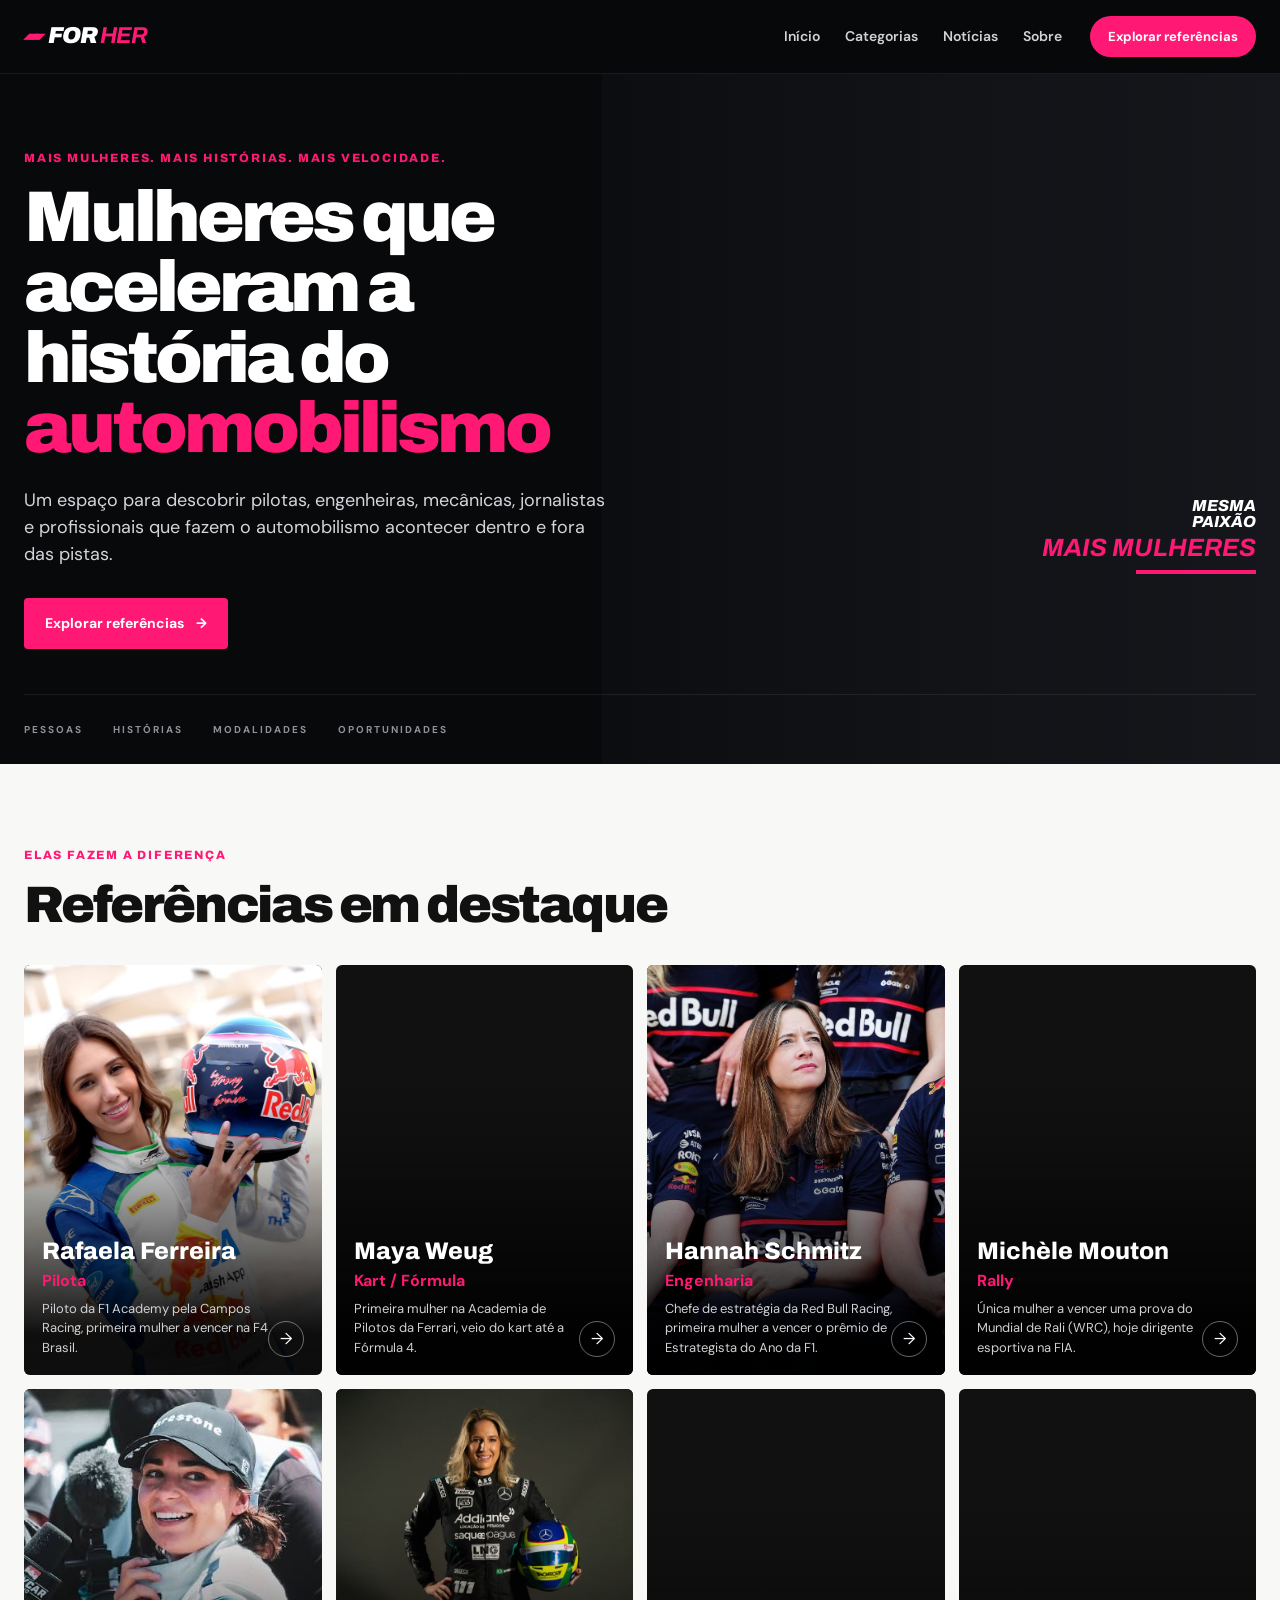
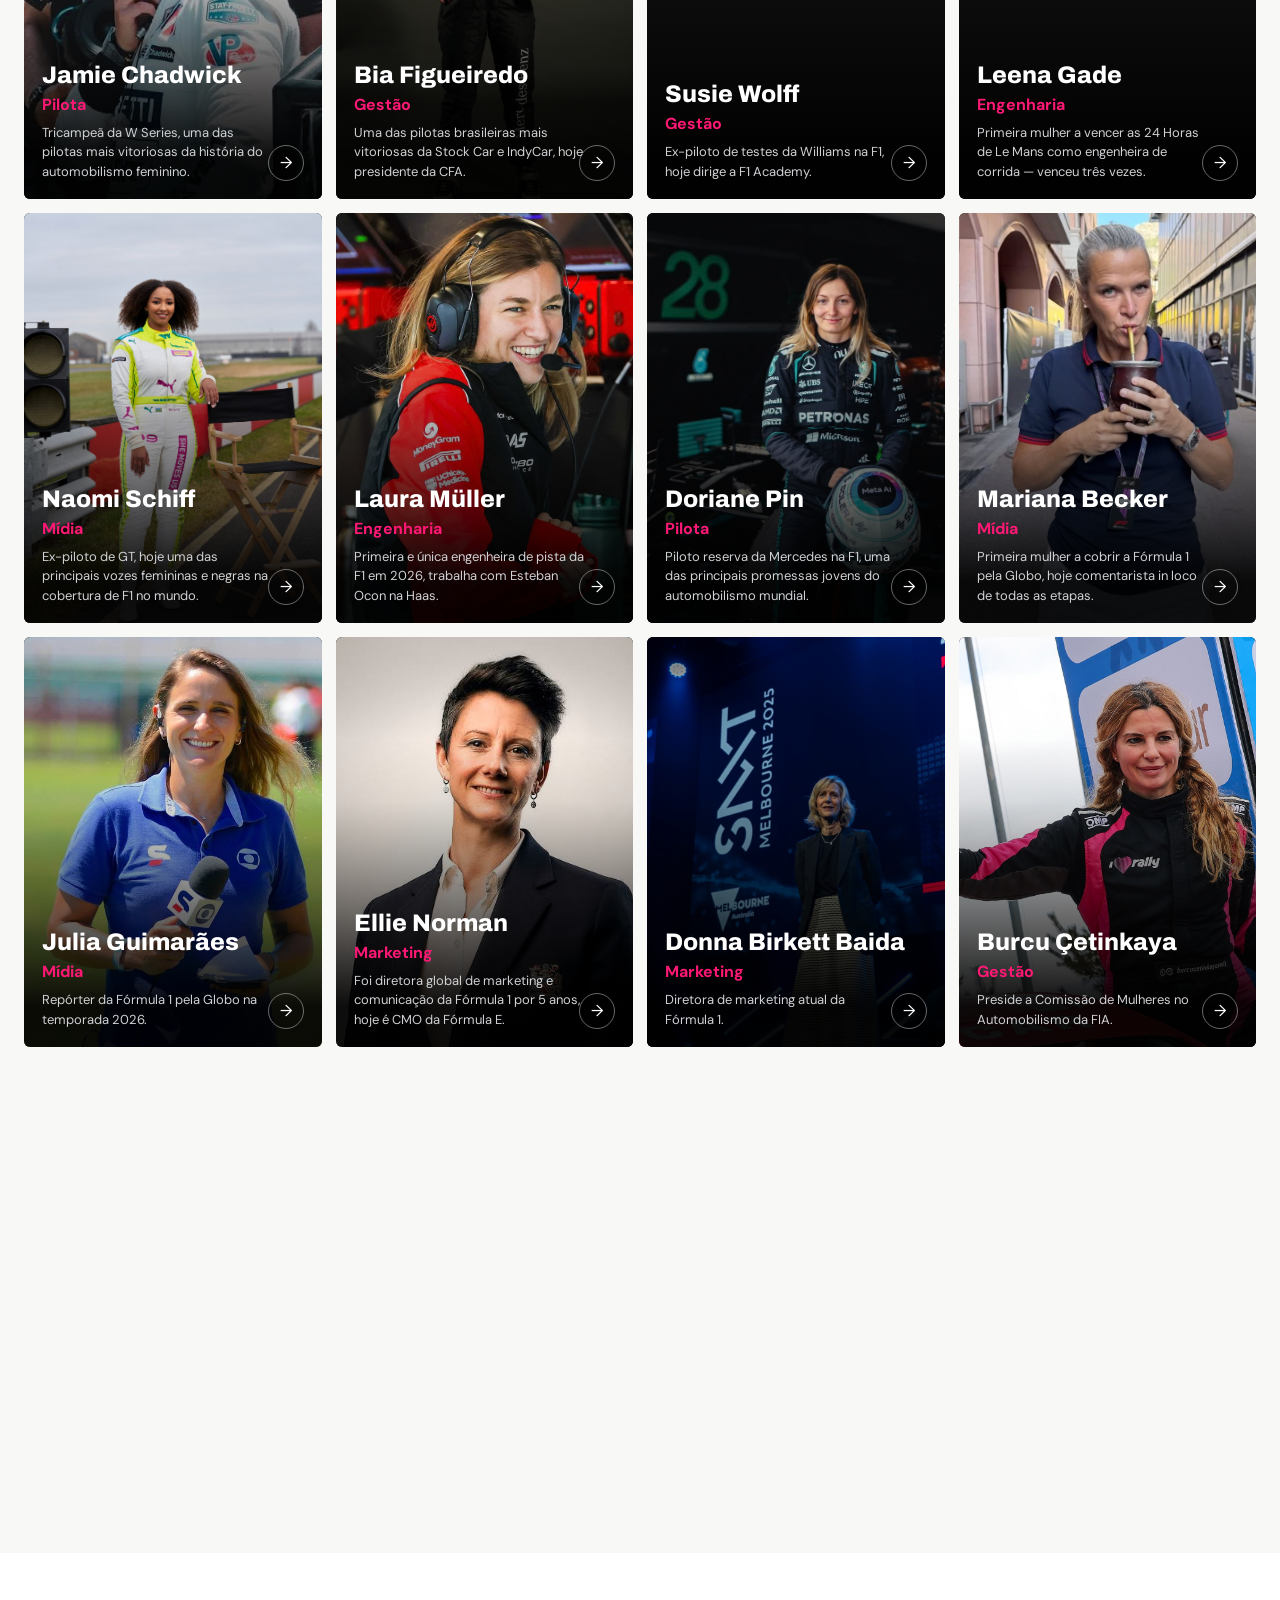
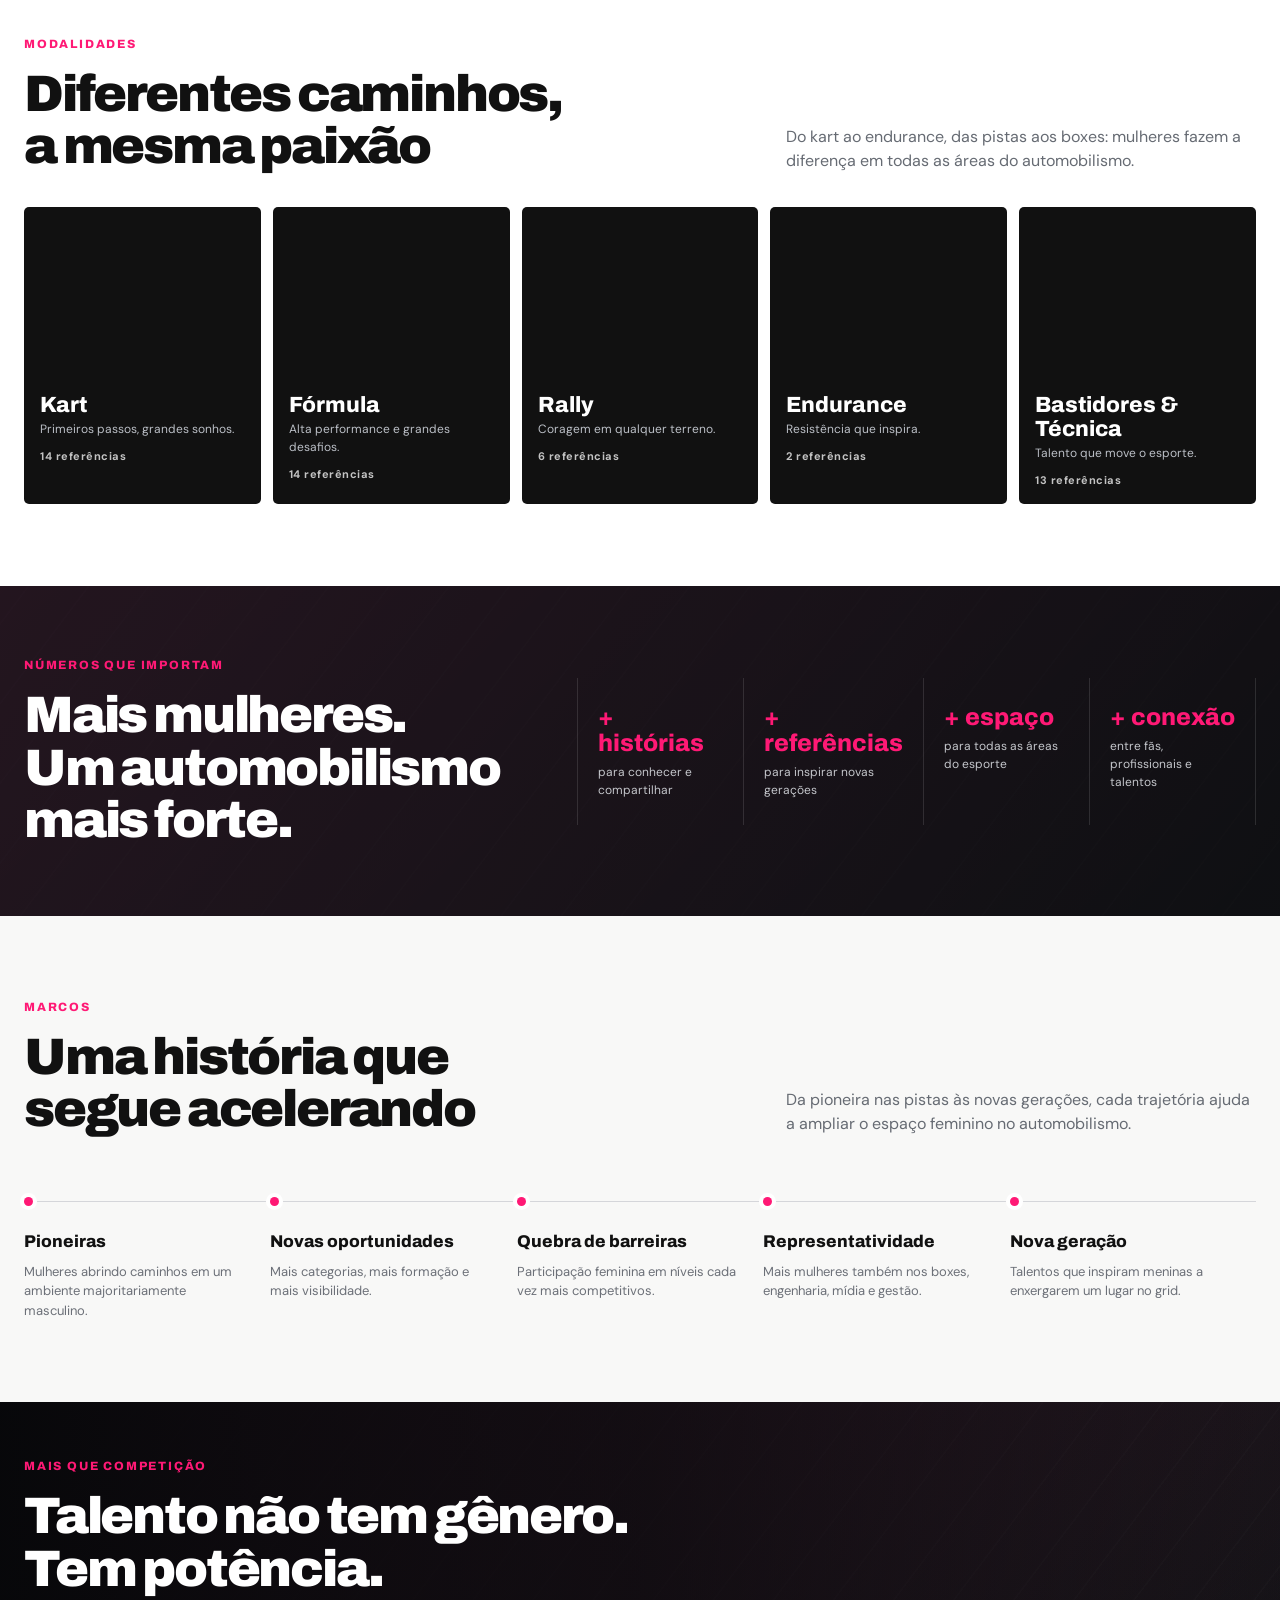
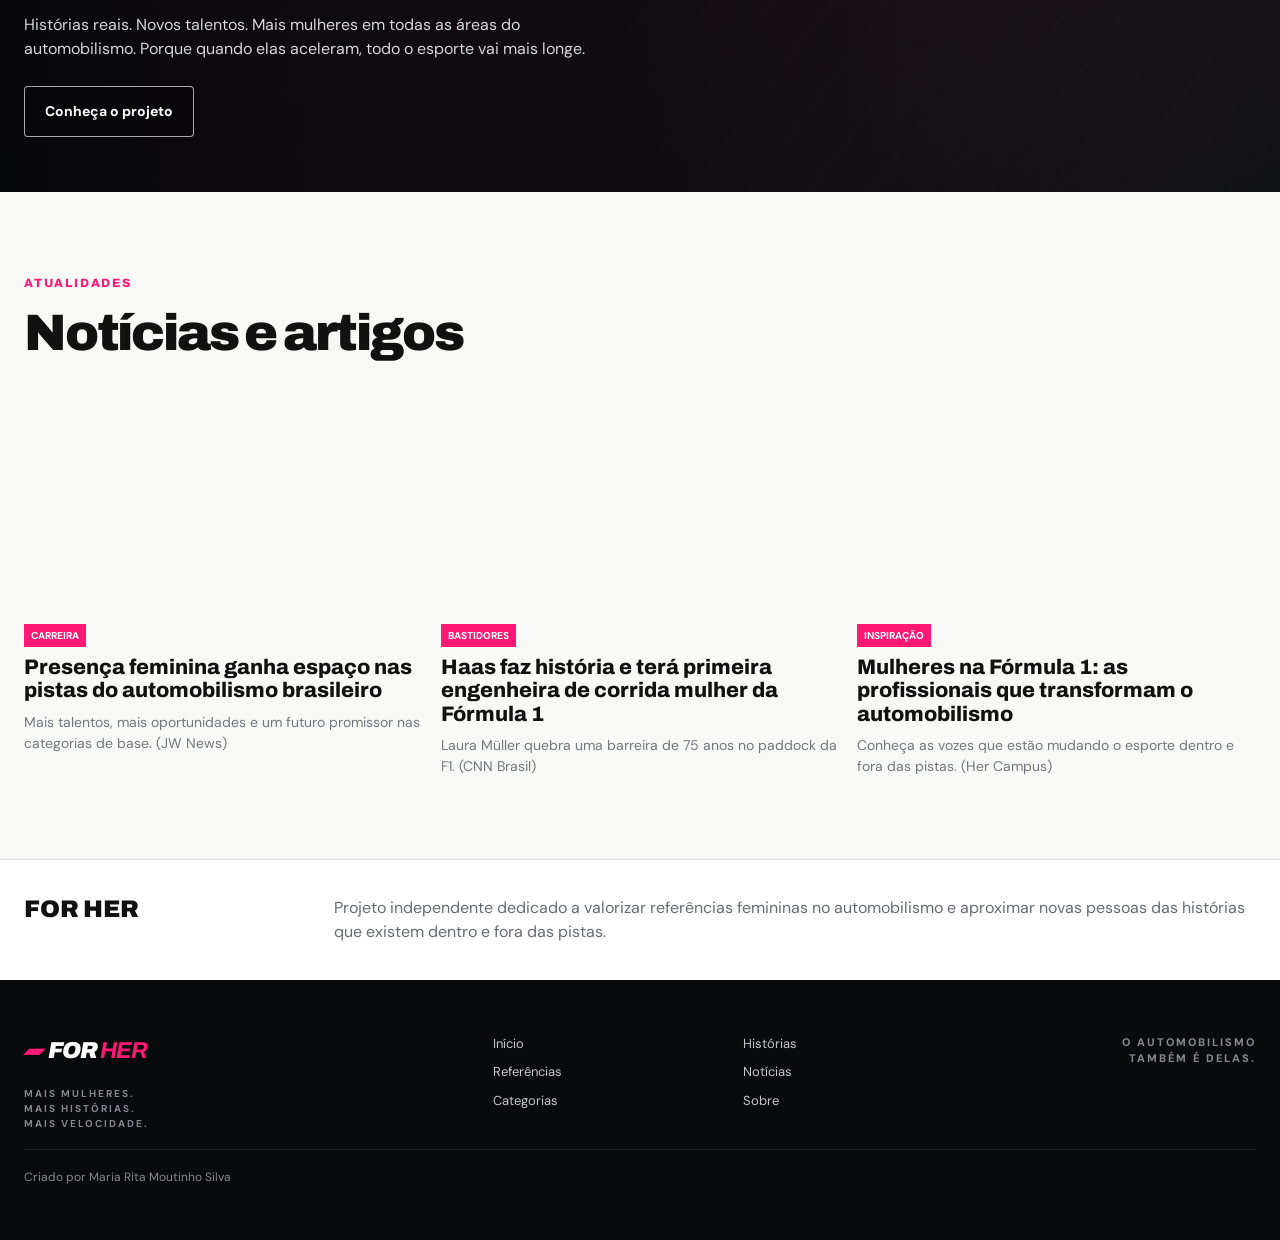
<file: grid-delas-site/index.html>
<!DOCTYPE html>
<html lang="pt-BR">
<head>
  <meta charset="UTF-8" />
  <meta name="viewport" content="width=device-width, initial-scale=1.0" />
  <link rel="icon" type="image/svg+xml" href="favicon.svg" />
  <meta name="description" content="FOR HER — referências femininas no automobilismo." />
  <title>FOR HER | Mulheres no automobilismo</title>
  <link rel="preconnect" href="https://fonts.googleapis.com">
  <link rel="preconnect" href="https://fonts.gstatic.com" crossorigin>
  <link href="https://fonts.googleapis.com/css2?family=Archivo:wght@400;500;600;700;800;900&family=DM+Sans:wght@400;500;600;700&display=swap" rel="stylesheet">
  <link rel="stylesheet" href="styles.css" />
</head>
<body>
  <header class="site-header">
    <a class="brand" href="#inicio" aria-label="FOR HER">
      <span class="brand-mark">▰▰</span>
      <span>FOR <strong>HER</strong></span>
    </a>

    <button class="menu-toggle" aria-label="Abrir menu" aria-expanded="false">☰</button>

    <nav class="main-nav" aria-label="Navegação principal">
      <a href="#inicio">Início</a>
      <a href="#categorias">Categorias</a>
      <a href="#noticias">Notícias</a>
      <a href="#sobre">Sobre</a>
    </nav>

    <a class="header-cta" href="#referencias">Explorar referências</a>
  </header>

  <main>
    <section class="hero" id="inicio">
      <div class="hero-overlay"></div>
      <div class="hero-media" style="background-image:url('https://commons.wikimedia.org/wiki/Special:FilePath/2026-08-23_Motorsport,_Gro%C3%9Fer_Preis_der_Niederlande_2026,_F1_Academy_STP_2731.jpg');background-size:cover;background-position:center"></div>

      <div class="hero-content container">
        <div class="hero-copy reveal">
          <p class="eyebrow">MAIS MULHERES. MAIS HISTÓRIAS. MAIS VELOCIDADE.</p>
          <h1>Mulheres que aceleram a história do <span>automobilismo</span></h1>
          <p class="hero-text">Um espaço para descobrir pilotas, engenheiras, mecânicas, jornalistas e profissionais que fazem o automobilismo acontecer dentro e fora das pistas.</p>
          <div class="hero-actions">
            <a class="btn btn-primary" href="#referencias">Explorar referências <span>→</span></a>
          </div>
        </div>

        <div class="hero-note reveal">
          <span>MESMA</span>
          <span>PAIXÃO</span>
          <strong>MAIS MULHERES</strong>
        </div>
      </div>

      <div class="hero-bottom container">
        <span>PESSOAS</span>
        <span>HISTÓRIAS</span>
        <span>MODALIDADES</span>
        <span>OPORTUNIDADES</span>
      </div>
    </section>

    <section class="section light" id="referencias">
      <div class="container">
        <div class="section-heading split">
          <div>
            <p class="eyebrow pink" id="refFilterLabel">ELAS FAZEM A DIFERENÇA</p>
            <h2>Referências em destaque</h2>
          </div>
          <button class="text-link" id="resetFilter" style="background:none;border:0;display:none;cursor:pointer">Ver todas as referências →</button>
        </div>

        <div class="reference-grid">
          <article class="profile-card reveal" data-cat="formula">
            <div class="profile-photo" style="background-image:url('img/rafaela-ferreira.jpg');background-size:cover;background-position:center 20%"></div>
            <div class="profile-gradient"></div>
            <div class="profile-content">
              <h3>Rafaela Ferreira</h3>
              <p class="role">Pilota</p>
              <p>Piloto da F1 Academy pela Campos Racing, primeira mulher a vencer na F4 Brasil.</p>
              <button class="circle-link" aria-label="Ver perfil de Rafaela Ferreira">→</button>
            </div>
          </article>

          <article class="profile-card reveal" data-cat="kart">
            <div class="profile-photo" style="background-image:url('https://commons.wikimedia.org/wiki/Special:FilePath/Maya_Weug_at_Nerdland_Festival_2026.jpg');background-size:cover;background-position:center"></div>
            <div class="profile-gradient"></div>
            <div class="profile-content">
              <h3>Maya Weug</h3>
              <p class="role">Kart / Fórmula</p>
              <p>Primeira mulher na Academia de Pilotos da Ferrari, veio do kart até a Fórmula 4.</p>
              <button class="circle-link" aria-label="Ver perfil de Maya Weug">→</button>
            </div>
          </article>

          <article class="profile-card reveal" data-cat="tecnica">
            <div class="profile-photo" style="background-image:url('img/hannah-schmitz.jpg');background-size:cover;background-position:center 20%"></div>
            <div class="profile-gradient"></div>
            <div class="profile-content">
              <h3>Hannah Schmitz</h3>
              <p class="role">Engenharia</p>
              <p>Chefe de estratégia da Red Bull Racing, primeira mulher a vencer o prêmio de Estrategista do Ano da F1.</p>
              <button class="circle-link" aria-label="Ver perfil de Hannah Schmitz">→</button>
            </div>
          </article>

          <article class="profile-card reveal" data-cat="rally">
            <div class="profile-photo" style="background-image:url('https://commons.wikimedia.org/wiki/Special:FilePath/Mich%C3%A8le_Mouton_-_1985_Welsh_Rally_(interview).jpg');background-size:cover;background-position:center"></div>
            <div class="profile-gradient"></div>
            <div class="profile-content">
              <h3>Michèle Mouton</h3>
              <p class="role">Rally</p>
              <p>Única mulher a vencer uma prova do Mundial de Rali (WRC), hoje dirigente esportiva na FIA.</p>
              <button class="circle-link" aria-label="Ver perfil de Michèle Mouton">→</button>
            </div>
          </article>

          <article class="profile-card reveal" data-cat="formula">
            <div class="profile-photo" style="background-image:url('img/jamie-chadwick.jpg');background-size:cover;background-position:center 15%"></div>
            <div class="profile-gradient"></div>
            <div class="profile-content">
              <h3>Jamie Chadwick</h3>
              <p class="role">Pilota</p>
              <p>Tricampeã da W Series, uma das pilotas mais vitoriosas da história do automobilismo feminino.</p>
              <button class="circle-link" aria-label="Ver perfil de Jamie Chadwick">→</button>
            </div>
          </article>

          <article class="profile-card reveal" data-cat="tecnica">
            <div class="profile-photo" style="background-image:url('img/bia-figueiredo.jpg');background-size:cover;background-position:center 15%"></div>
            <div class="profile-gradient"></div>
            <div class="profile-content">
              <h3>Bia Figueiredo</h3>
              <p class="role">Gestão</p>
              <p>Uma das pilotas brasileiras mais vitoriosas da Stock Car e IndyCar, hoje presidente da CFA.</p>
              <button class="circle-link" aria-label="Ver perfil de Bia Figueiredo">→</button>
            </div>
          </article>

          <article class="profile-card reveal" data-cat="tecnica">
            <div class="profile-photo" style="background-image:url('https://commons.wikimedia.org/wiki/Special:FilePath/Susie_Wolff_2022.jpg');background-size:cover;background-position:center"></div>
            <div class="profile-gradient"></div>
            <div class="profile-content">
              <h3>Susie Wolff</h3>
              <p class="role">Gestão</p>
              <p>Ex-piloto de testes da Williams na F1, hoje dirige a F1 Academy.</p>
              <button class="circle-link" aria-label="Ver perfil de Susie Wolff">→</button>
            </div>
          </article>

          <article class="profile-card reveal" data-cat="endurance">
            <div class="profile-photo" style="background-image:url('https://commons.wikimedia.org/wiki/Special:FilePath/Leena_Gade.jpg');background-size:cover;background-position:center"></div>
            <div class="profile-gradient"></div>
            <div class="profile-content">
              <h3>Leena Gade</h3>
              <p class="role">Engenharia</p>
              <p>Primeira mulher a vencer as 24 Horas de Le Mans como engenheira de corrida — venceu três vezes.</p>
              <button class="circle-link" aria-label="Ver perfil de Leena Gade">→</button>
            </div>
          </article>

          <article class="profile-card reveal" data-cat="tecnica">
            <div class="profile-photo" style="background-image:url('img/naomi-schiff.jpg');background-size:cover;background-position:center 15%"></div>
            <div class="profile-gradient"></div>
            <div class="profile-content">
              <h3>Naomi Schiff</h3>
              <p class="role">Mídia</p>
              <p>Ex-piloto de GT, hoje uma das principais vozes femininas e negras na cobertura de F1 no mundo.</p>
              <button class="circle-link" aria-label="Ver perfil de Naomi Schiff">→</button>
            </div>
          </article>

          <!-- Aguardando foto (sem licença livre disponível — precisa de foto enviada manualmente) -->
          <article class="profile-card reveal" data-cat="tecnica">
            <div class="profile-photo" style="background-image:url('img/laura-muller.jpg');background-size:cover;background-position:center 20%"></div>
            <div class="profile-gradient"></div>
            <div class="profile-content">
              <h3>Laura Müller</h3>
              <p class="role">Engenharia</p>
              <p>Primeira e única engenheira de pista da F1 em 2026, trabalha com Esteban Ocon na Haas.</p>
              <button class="circle-link" aria-label="Ver perfil de Laura Müller">→</button>
            </div>
          </article>

          <article class="profile-card reveal" data-cat="formula">
            <div class="profile-photo" style="background-image:url('img/doriane-pin.jpg');background-size:cover;background-position:center 20%"></div>
            <div class="profile-gradient"></div>
            <div class="profile-content">
              <h3>Doriane Pin</h3>
              <p class="role">Pilota</p>
              <p>Piloto reserva da Mercedes na F1, uma das principais promessas jovens do automobilismo mundial.</p>
              <button class="circle-link" aria-label="Ver perfil de Doriane Pin">→</button>
            </div>
          </article>

          <article class="profile-card reveal" data-cat="tecnica">
            <div class="profile-photo" style="background-image:url('img/mariana-becker.jpg');background-size:cover;background-position:center 20%"></div>
            <div class="profile-gradient"></div>
            <div class="profile-content">
              <h3>Mariana Becker</h3>
              <p class="role">Mídia</p>
              <p>Primeira mulher a cobrir a Fórmula 1 pela Globo, hoje comentarista in loco de todas as etapas.</p>
              <button class="circle-link" aria-label="Ver perfil de Mariana Becker">→</button>
            </div>
          </article>

          <article class="profile-card reveal" data-cat="tecnica">
            <div class="profile-photo" style="background-image:url('img/julia-guimaraes.jpg');background-size:cover;background-position:center 20%"></div>
            <div class="profile-gradient"></div>
            <div class="profile-content">
              <h3>Julia Guimarães</h3>
              <p class="role">Mídia</p>
              <p>Repórter da Fórmula 1 pela Globo na temporada 2026.</p>
              <button class="circle-link" aria-label="Ver perfil de Julia Guimarães">→</button>
            </div>
          </article>

          <article class="profile-card reveal" data-cat="tecnica">
            <div class="profile-photo" style="background-image:url('img/ellie-norman.jpg');background-size:cover;background-position:center 20%"></div>
            <div class="profile-gradient"></div>
            <div class="profile-content">
              <h3>Ellie Norman</h3>
              <p class="role">Marketing</p>
              <p>Foi diretora global de marketing e comunicação da Fórmula 1 por 5 anos, hoje é CMO da Fórmula E.</p>
              <button class="circle-link" aria-label="Ver perfil de Ellie Norman">→</button>
            </div>
          </article>

          <article class="profile-card reveal" data-cat="tecnica">
            <div class="profile-photo" style="background-image:url('img/donna-birkett-baida.jpg');background-size:cover;background-position:center 20%"></div>
            <div class="profile-gradient"></div>
            <div class="profile-content">
              <h3>Donna Birkett Baida</h3>
              <p class="role">Marketing</p>
              <p>Diretora de marketing atual da Fórmula 1.</p>
              <button class="circle-link" aria-label="Ver perfil de Donna Birkett Baida">→</button>
            </div>
          </article>

          <article class="profile-card reveal" data-cat="rally">
            <div class="profile-photo" style="background-image:url('img/burcu-cetinkaya.jpg');background-size:cover;background-position:center 20%"></div>
            <div class="profile-gradient"></div>
            <div class="profile-content">
              <h3>Burcu Çetinkaya</h3>
              <p class="role">Gestão</p>
              <p>Preside a Comissão de Mulheres no Automobilismo da FIA.</p>
              <button class="circle-link" aria-label="Ver perfil de Burcu Çetinkaya">→</button>
            </div>
          </article>

          <article class="profile-card reveal" data-cat="tecnica">
            <div class="profile-photo" style="background-image:url('img/claire-williams.webp');background-size:cover;background-position:center 20%"></div>
            <div class="profile-gradient"></div>
            <div class="profile-content">
              <h3>Claire Williams</h3>
              <p class="role">Gestão</p>
              <p>Comandou a equipe Williams de F1 por anos, uma das poucas mulheres a liderar um time no grid.</p>
              <button class="circle-link" aria-label="Ver perfil de Claire Williams">→</button>
            </div>
          </article>
        </div>
      </div>
    </section>

    <section class="section categories" id="categorias">
      <div class="container">
        <div class="section-heading split">
          <div>
            <p class="eyebrow pink">MODALIDADES</p>
            <h2>Diferentes caminhos,<br>a mesma paixão</h2>
          </div>
          <p class="section-intro">Do kart ao endurance, das pistas aos boxes: mulheres fazem a diferença em todas as áreas do automobilismo.</p>
        </div>

        <div class="category-grid">
          <a class="category-card" data-cat="kart" href="kart.html" target="_blank" rel="noopener noreferrer">
            <div class="cat-photo" style="background-image:url('https://commons.wikimedia.org/wiki/Special:FilePath/Kart_Racing_at_Karting_North_East_-_geograph.org.uk_-_483452.jpg')"></div>
            <div class="cat-body"><h3>Kart</h3><p>Primeiros passos, grandes sonhos.</p><span class="cat-count">14 referências</span></div>
          </a>
          <a class="category-card" data-cat="formula" href="formula.html" target="_blank" rel="noopener noreferrer">
            <div class="cat-photo" style="background-image:url('https://commons.wikimedia.org/wiki/Special:FilePath/2026-08-23_Motorsport,_Gro%C3%9Fer_Preis_der_Niederlande_2026,_F1_Academy_STP_2790.jpg')"></div>
            <div class="cat-body"><h3>Fórmula</h3><p>Alta performance e grandes desafios.</p><span class="cat-count">14 referências</span></div>
          </a>
          <a class="category-card" data-cat="rally" href="rally.html" target="_blank" rel="noopener noreferrer">
            <div class="cat-photo" style="background-image:url('https://commons.wikimedia.org/wiki/Special:FilePath/Adac_Rallye_Deutschland_2015_(121922709).jpeg')"></div>
            <div class="cat-body"><h3>Rally</h3><p>Coragem em qualquer terreno.</p><span class="cat-count">6 referências</span></div>
          </a>
          <a class="category-card" data-cat="endurance" href="endurance.html" target="_blank" rel="noopener noreferrer">
            <div class="cat-photo" style="background-image:url('https://commons.wikimedia.org/wiki/Special:FilePath/Toyota_GR010_Hybrid_2023_Le_Mans_hypercar_(53048168926).jpg')"></div>
            <div class="cat-body"><h3>Endurance</h3><p>Resistência que inspira.</p><span class="cat-count">2 referências</span></div>
          </a>
          <a class="category-card" data-cat="tecnica" href="tecnica.html" target="_blank" rel="noopener noreferrer">
            <div class="cat-photo" style="background-image:url('https://commons.wikimedia.org/wiki/Special:FilePath/2011_British_GP_-_Lotus_garage.jpg')"></div>
            <div class="cat-body"><h3>Bastidores & Técnica</h3><p>Talento que move o esporte.</p><span class="cat-count">13 referências</span></div>
          </a>
        </div>
      </div>
    </section>

    <section class="stats-section">
      <div class="stats-photo placeholder-photo"></div>
      <div class="container stats-wrap">
        <div class="stats-title">
          <p class="eyebrow pink">NÚMEROS QUE IMPORTAM</p>
          <h2>Mais mulheres.<br>Um automobilismo<br>mais forte.</h2>
        </div>
        <div class="stats-grid">
          <div><strong>+ histórias</strong><span>para conhecer e compartilhar</span></div>
          <div><strong>+ referências</strong><span>para inspirar novas gerações</span></div>
          <div><strong>+ espaço</strong><span>para todas as áreas do esporte</span></div>
          <div><strong>+ conexão</strong><span>entre fãs, profissionais e talentos</span></div>
        </div>
      </div>
    </section>

    <section class="section light" id="historias">
      <div class="container">
        <div class="section-heading split">
          <div>
            <p class="eyebrow pink">MARCOS</p>
            <h2>Uma história que<br>segue acelerando</h2>
          </div>
          <p class="section-intro">Da pioneira nas pistas às novas gerações, cada trajetória ajuda a ampliar o espaço feminino no automobilismo.</p>
        </div>

        <div class="timeline">
          <div class="timeline-item reveal"><span class="dot"></span><strong>Pioneiras</strong><p>Mulheres abrindo caminhos em um ambiente majoritariamente masculino.</p></div>
          <div class="timeline-item reveal"><span class="dot"></span><strong>Novas oportunidades</strong><p>Mais categorias, mais formação e mais visibilidade.</p></div>
          <div class="timeline-item reveal"><span class="dot"></span><strong>Quebra de barreiras</strong><p>Participação feminina em níveis cada vez mais competitivos.</p></div>
          <div class="timeline-item reveal"><span class="dot"></span><strong>Representatividade</strong><p>Mais mulheres também nos boxes, engenharia, mídia e gestão.</p></div>
          <div class="timeline-item reveal"><span class="dot"></span><strong>Nova geração</strong><p>Talentos que inspiram meninas a enxergarem um lugar no grid.</p></div>
        </div>
      </div>
    </section>

    <section class="manifesto-section">
      <div class="manifesto-photo placeholder-photo"></div>
      <div class="manifesto-overlay"></div>
      <div class="container manifesto-content">
        <p class="eyebrow pink">MAIS QUE COMPETIÇÃO</p>
        <h2>Talento não tem gênero.<br>Tem potência.</h2>
        <p>Histórias reais. Novos talentos. Mais mulheres em todas as áreas do automobilismo. Porque quando elas aceleram, todo o esporte vai mais longe.</p>
        <a class="btn btn-secondary light-btn" href="#sobre">Conheça o projeto</a>
      </div>
    </section>

    <section class="section light" id="noticias">
      <div class="container">
        <div class="section-heading split">
          <div>
            <p class="eyebrow pink">ATUALIDADES</p>
            <h2>Notícias e artigos</h2>
          </div>
        </div>

        <div class="news-grid">
          <a class="news-card reveal" href="https://jwnews.com.br/2026/03/06/dia-da-mulher-presenca-feminina-ganha-espaco-nas-pistas-do-automobilismo-brasileiro/" target="_blank" rel="noopener noreferrer">
            <div class="news-photo" style="background-image:url('https://commons.wikimedia.org/wiki/Special:FilePath/Maya_Weug_at_Nerdland_Festival_2026.jpg');background-size:cover;background-position:center"></div>
            <span class="tag">CARREIRA</span>
            <h3>Presença feminina ganha espaço nas pistas do automobilismo brasileiro</h3>
            <p>Mais talentos, mais oportunidades e um futuro promissor nas categorias de base. (JW News)</p>
          </a>
          <a class="news-card reveal" href="https://www.cnnbrasil.com.br/esportes/automobilismo/haas-faz-historia-e-tera-primeira-engenheira-de-corrida-mulher-da-formula-1/" target="_blank" rel="noopener noreferrer">
            <div class="news-photo" style="background-image:url('https://commons.wikimedia.org/wiki/Special:FilePath/Leena_Gade.jpg');background-size:cover;background-position:center"></div>
            <span class="tag">BASTIDORES</span>
            <h3>Haas faz história e terá primeira engenheira de corrida mulher da Fórmula 1</h3>
            <p>Laura Müller quebra uma barreira de 75 anos no paddock da F1. (CNN Brasil)</p>
          </a>
          <a class="news-card reveal" href="https://www.hercampus.com/school/casper-libero/mulheres-na-formula-1-as-profissionais-que-transformam-o-automobilismo/" target="_blank" rel="noopener noreferrer">
            <div class="news-photo" style="background-image:url('https://commons.wikimedia.org/wiki/Special:FilePath/Susie_Wolff_2022.jpg');background-size:cover;background-position:center"></div>
            <span class="tag">INSPIRAÇÃO</span>
            <h3>Mulheres na Fórmula 1: as profissionais que transformam o automobilismo</h3>
            <p>Conheça as vozes que estão mudando o esporte dentro e fora das pistas. (Her Campus)</p>
          </a>
        </div>
      </div>
    </section>

    <section class="about-strip" id="sobre">
      <div class="container about-grid">
        <strong>FOR HER</strong>
        <p>Projeto independente dedicado a valorizar referências femininas no automobilismo e aproximar novas pessoas das histórias que existem dentro e fora das pistas.</p>
      </div>
    </section>
  </main>

  <footer class="site-footer">
    <div class="container footer-grid">
      <div>
        <a class="brand footer-brand" href="#inicio"><span class="brand-mark">▰▰</span><span>FOR <strong>HER</strong></span></a>
        <p>MAIS MULHERES.<br>MAIS HISTÓRIAS.<br>MAIS VELOCIDADE.</p>
      </div>
      <div class="footer-links"><a href="#inicio">Início</a><a href="#referencias">Referências</a><a href="#categorias">Categorias</a></div>
      <div class="footer-links"><a href="#historias">Histórias</a><a href="#noticias">Notícias</a><a href="#sobre">Sobre</a></div>
      <div class="footer-note">O AUTOMOBILISMO<br>TAMBÉM É DELAS.</div>
    </div>
    <div class="container" style="padding-top:18px;border-top:1px solid rgba(255,255,255,.08);margin-top:18px">
      <p style="font-size:12px;color:#858890">Criado por Maria Rita Moutinho Silva</p>
    </div>
  </footer>

  <script src="script.js"></script>
</body>
</html>
</file>
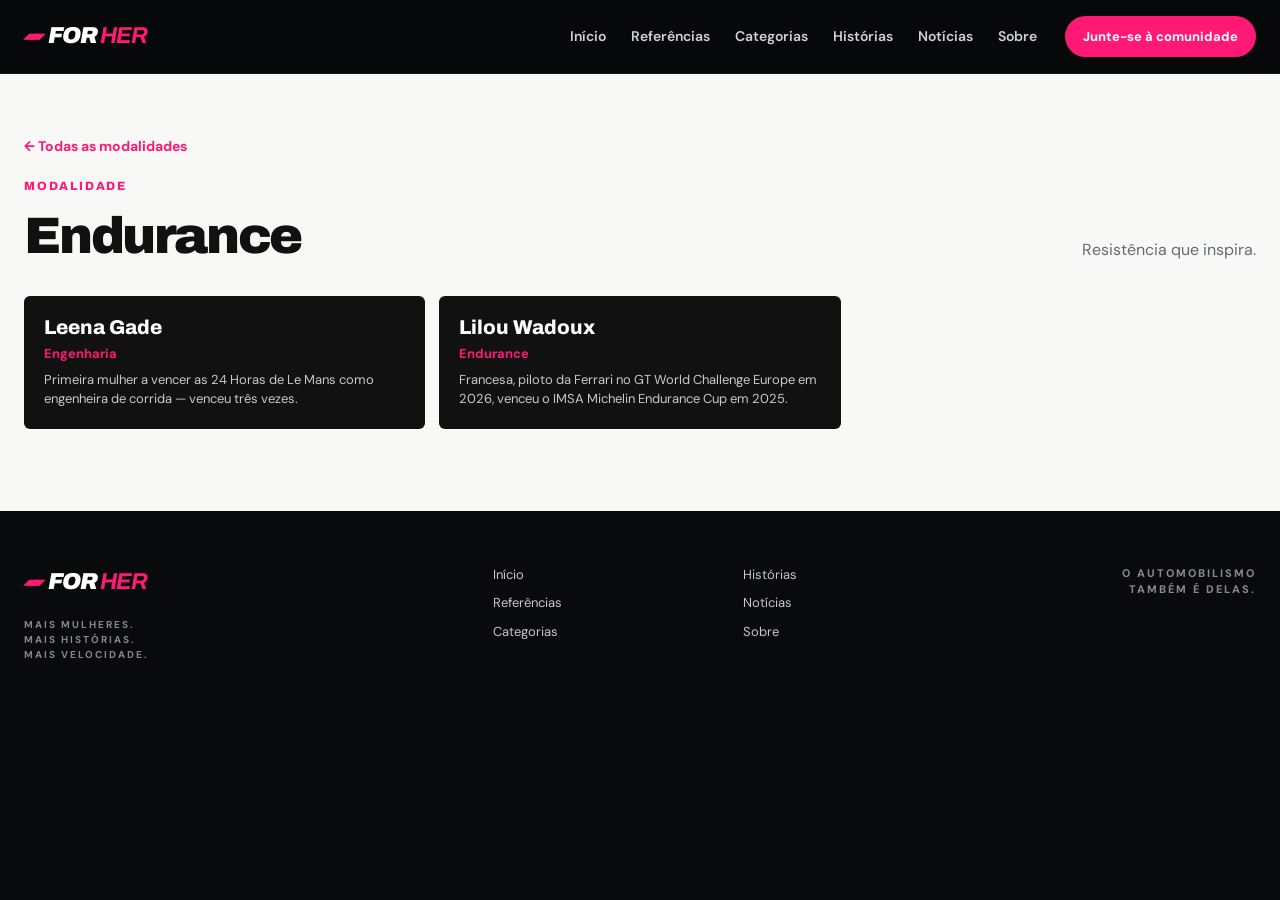
<file: grid-delas-site/endurance.html>
<!DOCTYPE html>
<html lang="pt-BR">
<head>
  <meta charset="UTF-8" />
  <meta name="viewport" content="width=device-width, initial-scale=1.0" />
  <link rel="icon" type="image/svg+xml" href="favicon.svg" />
  <meta name="description" content="FOR HER — referências femininas em Endurance." />
  <title>Endurance | FOR HER</title>
  <link rel="preconnect" href="https://fonts.googleapis.com">
  <link rel="preconnect" href="https://fonts.gstatic.com" crossorigin>
  <link href="https://fonts.googleapis.com/css2?family=Archivo:wght@400;500;600;700;800;900&family=DM+Sans:wght@400;500;600;700&display=swap" rel="stylesheet">
  <link rel="stylesheet" href="styles.css" />
</head>
<body>
  <header class="site-header">
    <a class="brand" href="index.html" aria-label="FOR HER">
      <span class="brand-mark">▰▰</span>
      <span>FOR <strong>HER</strong></span>
    </a>
    <button class="menu-toggle" aria-label="Abrir menu" aria-expanded="false">☰</button>
    <nav class="main-nav" aria-label="Navegação principal">
      <a href="index.html">Início</a>
      <a href="index.html#referencias">Referências</a>
      <a href="index.html#categorias">Categorias</a>
      <a href="index.html#historias">Histórias</a>
      <a href="index.html#noticias">Notícias</a>
      <a href="index.html#sobre">Sobre</a>
    </nav>
    <a class="header-cta" href="index.html#comunidade">Junte-se à comunidade</a>
  </header>

  <main>
    <section class="section light" style="padding-top:60px">
      <div class="container">
        <a class="text-link" href="index.html#categorias" style="display:inline-block;margin-bottom:20px">← Todas as modalidades</a>
        <div class="section-heading split">
          <div>
            <p class="eyebrow pink">MODALIDADE</p>
            <h2>Endurance</h2>
          </div>
          <p class="section-intro">Resistência que inspira.</p>
        </div>

        <div class="list-grid">
          <article class="list-card reveal">
            <h3>Leena Gade</h3>
            <p class="role">Engenharia</p>
            <p>Primeira mulher a vencer as 24 Horas de Le Mans como engenheira de corrida — venceu três vezes.</p>
          </article>

          <article class="list-card reveal">
            <h3>Lilou Wadoux</h3>
            <p class="role">Endurance</p>
            <p>Francesa, piloto da Ferrari no GT World Challenge Europe em 2026, venceu o IMSA Michelin Endurance Cup em 2025.</p>
          </article>
        </div>
      </div>
    </section>
  </main>

  <footer class="site-footer">
    <div class="container footer-grid">
      <div>
        <a class="brand footer-brand" href="index.html"><span class="brand-mark">▰▰</span><span>FOR <strong>HER</strong></span></a>
        <p>MAIS MULHERES.<br>MAIS HISTÓRIAS.<br>MAIS VELOCIDADE.</p>
      </div>
      <div class="footer-links"><a href="index.html">Início</a><a href="index.html#referencias">Referências</a><a href="index.html#categorias">Categorias</a></div>
      <div class="footer-links"><a href="index.html#historias">Histórias</a><a href="index.html#noticias">Notícias</a><a href="index.html#sobre">Sobre</a></div>
      <div class="footer-note">O AUTOMOBILISMO<br>TAMBÉM É DELAS.</div>
    </div>
  </footer>

  <script src="script.js"></script>
</body>
</html>
</file>
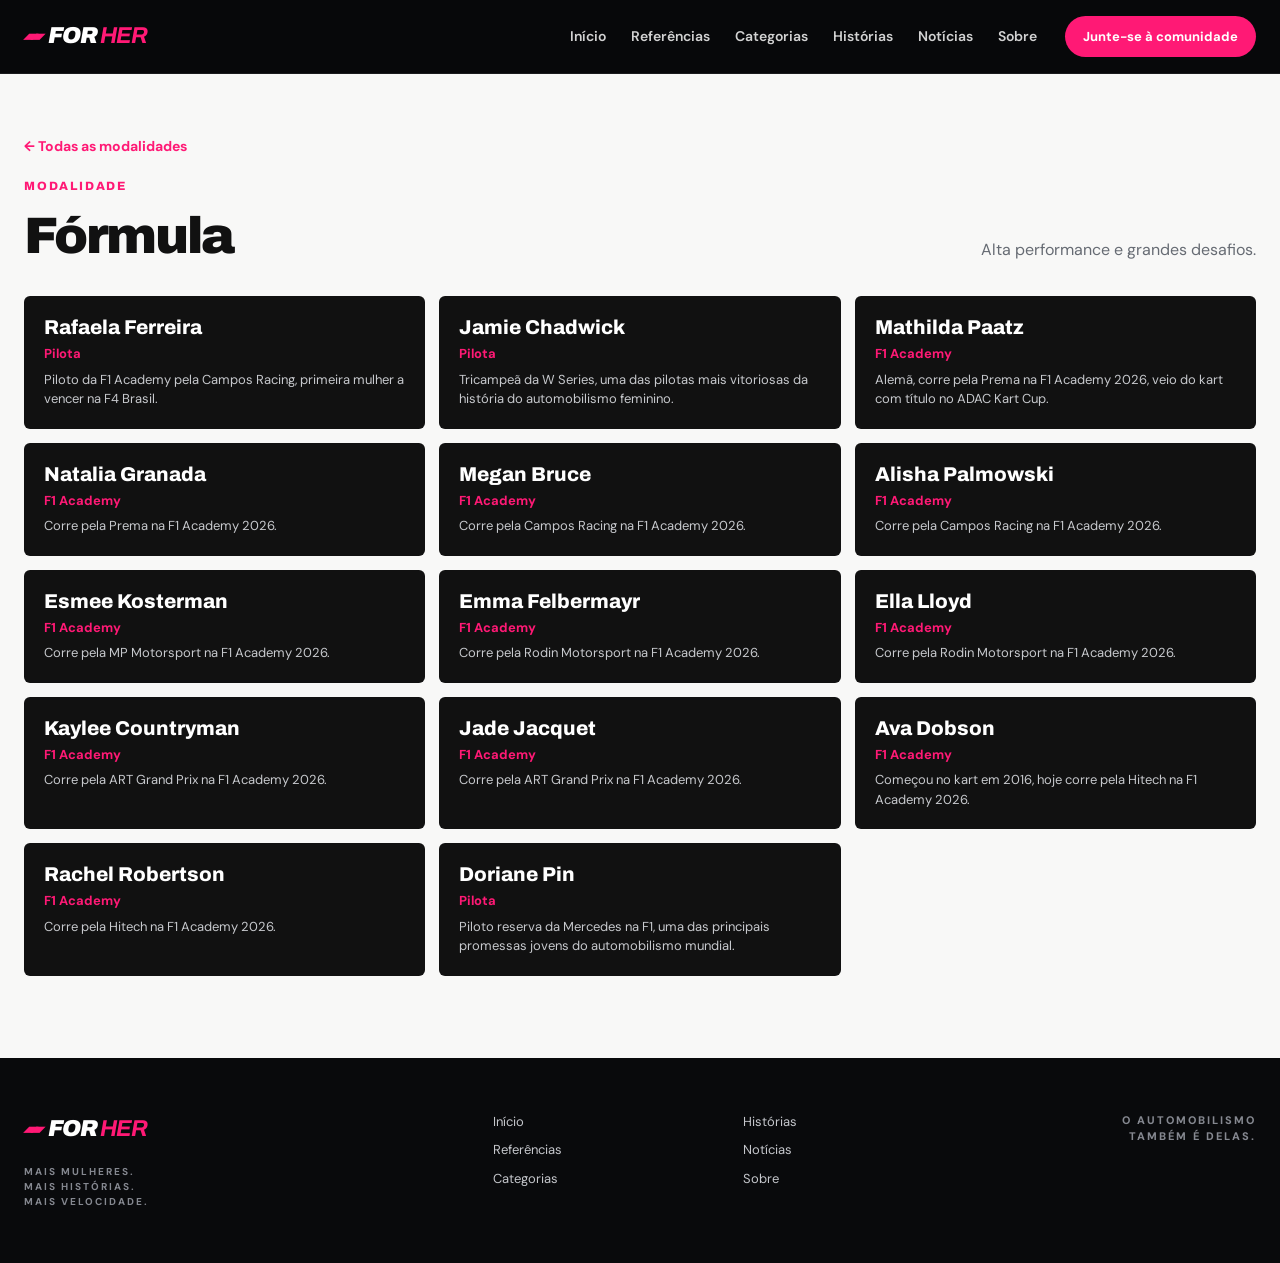
<file: grid-delas-site/formula.html>
<!DOCTYPE html>
<html lang="pt-BR">
<head>
  <meta charset="UTF-8" />
  <meta name="viewport" content="width=device-width, initial-scale=1.0" />
  <link rel="icon" type="image/svg+xml" href="favicon.svg" />
  <meta name="description" content="FOR HER — referências femininas em Fórmula." />
  <title>Fórmula | FOR HER</title>
  <link rel="preconnect" href="https://fonts.googleapis.com">
  <link rel="preconnect" href="https://fonts.gstatic.com" crossorigin>
  <link href="https://fonts.googleapis.com/css2?family=Archivo:wght@400;500;600;700;800;900&family=DM+Sans:wght@400;500;600;700&display=swap" rel="stylesheet">
  <link rel="stylesheet" href="styles.css" />
</head>
<body>
  <header class="site-header">
    <a class="brand" href="index.html" aria-label="FOR HER">
      <span class="brand-mark">▰▰</span>
      <span>FOR <strong>HER</strong></span>
    </a>
    <button class="menu-toggle" aria-label="Abrir menu" aria-expanded="false">☰</button>
    <nav class="main-nav" aria-label="Navegação principal">
      <a href="index.html">Início</a>
      <a href="index.html#referencias">Referências</a>
      <a href="index.html#categorias">Categorias</a>
      <a href="index.html#historias">Histórias</a>
      <a href="index.html#noticias">Notícias</a>
      <a href="index.html#sobre">Sobre</a>
    </nav>
    <a class="header-cta" href="index.html#comunidade">Junte-se à comunidade</a>
  </header>

  <main>
    <section class="section light" style="padding-top:60px">
      <div class="container">
        <a class="text-link" href="index.html#categorias" style="display:inline-block;margin-bottom:20px">← Todas as modalidades</a>
        <div class="section-heading split">
          <div>
            <p class="eyebrow pink">MODALIDADE</p>
            <h2>Fórmula</h2>
          </div>
          <p class="section-intro">Alta performance e grandes desafios.</p>
        </div>

        <div class="list-grid">
          <article class="list-card reveal">
            <h3>Rafaela Ferreira</h3>
            <p class="role">Pilota</p>
            <p>Piloto da F1 Academy pela Campos Racing, primeira mulher a vencer na F4 Brasil.</p>
          </article>

          <article class="list-card reveal">
            <h3>Jamie Chadwick</h3>
            <p class="role">Pilota</p>
            <p>Tricampeã da W Series, uma das pilotas mais vitoriosas da história do automobilismo feminino.</p>
          </article>

          <article class="list-card reveal">
            <h3>Mathilda Paatz</h3>
            <p class="role">F1 Academy</p>
            <p>Alemã, corre pela Prema na F1 Academy 2026, veio do kart com título no ADAC Kart Cup.</p>
          </article>

          <article class="list-card reveal">
            <h3>Natalia Granada</h3>
            <p class="role">F1 Academy</p>
            <p>Corre pela Prema na F1 Academy 2026.</p>
          </article>

          <article class="list-card reveal">
            <h3>Megan Bruce</h3>
            <p class="role">F1 Academy</p>
            <p>Corre pela Campos Racing na F1 Academy 2026.</p>
          </article>

          <article class="list-card reveal">
            <h3>Alisha Palmowski</h3>
            <p class="role">F1 Academy</p>
            <p>Corre pela Campos Racing na F1 Academy 2026.</p>
          </article>

          <article class="list-card reveal">
            <h3>Esmee Kosterman</h3>
            <p class="role">F1 Academy</p>
            <p>Corre pela MP Motorsport na F1 Academy 2026.</p>
          </article>

          <article class="list-card reveal">
            <h3>Emma Felbermayr</h3>
            <p class="role">F1 Academy</p>
            <p>Corre pela Rodin Motorsport na F1 Academy 2026.</p>
          </article>

          <article class="list-card reveal">
            <h3>Ella Lloyd</h3>
            <p class="role">F1 Academy</p>
            <p>Corre pela Rodin Motorsport na F1 Academy 2026.</p>
          </article>

          <article class="list-card reveal">
            <h3>Kaylee Countryman</h3>
            <p class="role">F1 Academy</p>
            <p>Corre pela ART Grand Prix na F1 Academy 2026.</p>
          </article>

          <article class="list-card reveal">
            <h3>Jade Jacquet</h3>
            <p class="role">F1 Academy</p>
            <p>Corre pela ART Grand Prix na F1 Academy 2026.</p>
          </article>

          <article class="list-card reveal">
            <h3>Ava Dobson</h3>
            <p class="role">F1 Academy</p>
            <p>Começou no kart em 2016, hoje corre pela Hitech na F1 Academy 2026.</p>
          </article>

          <article class="list-card reveal">
            <h3>Rachel Robertson</h3>
            <p class="role">F1 Academy</p>
            <p>Corre pela Hitech na F1 Academy 2026.</p>
          </article>

          <article class="list-card reveal">
            <h3>Doriane Pin</h3>
            <p class="role">Pilota</p>
            <p>Piloto reserva da Mercedes na F1, uma das principais promessas jovens do automobilismo mundial.</p>
          </article>
        </div>
      </div>
    </section>
  </main>

  <footer class="site-footer">
    <div class="container footer-grid">
      <div>
        <a class="brand footer-brand" href="index.html"><span class="brand-mark">▰▰</span><span>FOR <strong>HER</strong></span></a>
        <p>MAIS MULHERES.<br>MAIS HISTÓRIAS.<br>MAIS VELOCIDADE.</p>
      </div>
      <div class="footer-links"><a href="index.html">Início</a><a href="index.html#referencias">Referências</a><a href="index.html#categorias">Categorias</a></div>
      <div class="footer-links"><a href="index.html#historias">Histórias</a><a href="index.html#noticias">Notícias</a><a href="index.html#sobre">Sobre</a></div>
      <div class="footer-note">O AUTOMOBILISMO<br>TAMBÉM É DELAS.</div>
    </div>
  </footer>

  <script src="script.js"></script>
</body>
</html>
</file>
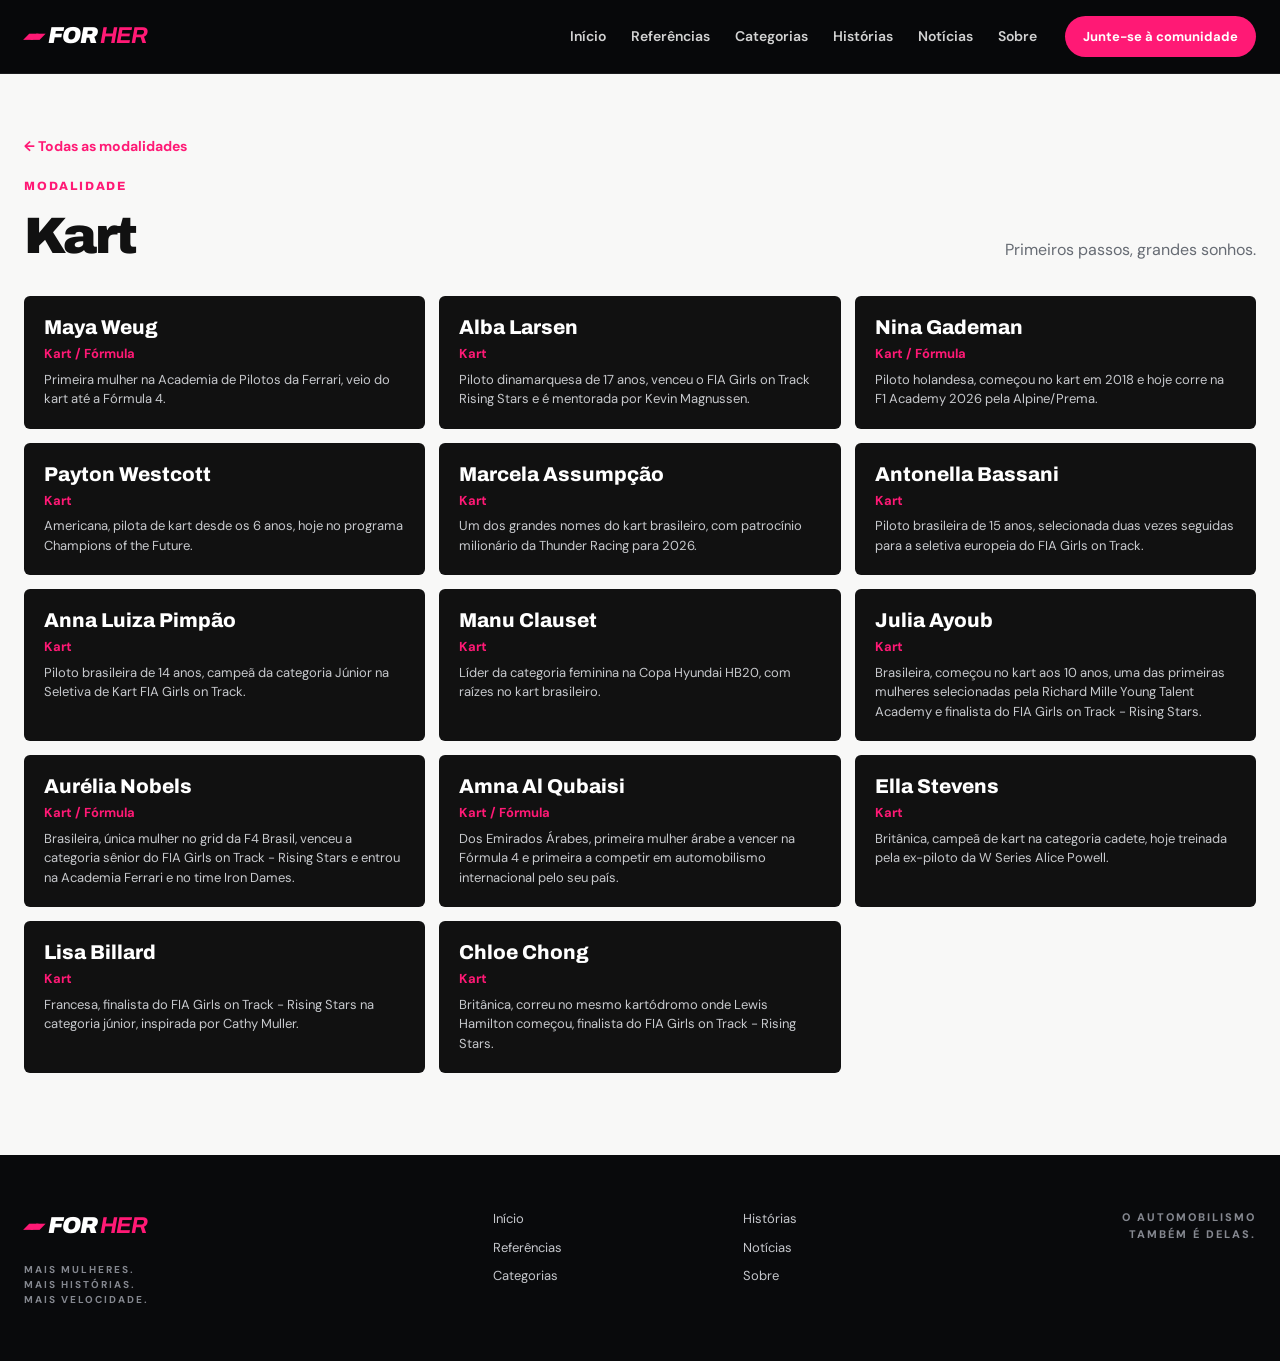
<file: grid-delas-site/kart.html>
<!DOCTYPE html>
<html lang="pt-BR">
<head>
  <meta charset="UTF-8" />
  <meta name="viewport" content="width=device-width, initial-scale=1.0" />
  <link rel="icon" type="image/svg+xml" href="favicon.svg" />
  <meta name="description" content="FOR HER — referências femininas em Kart." />
  <title>Kart | FOR HER</title>
  <link rel="preconnect" href="https://fonts.googleapis.com">
  <link rel="preconnect" href="https://fonts.gstatic.com" crossorigin>
  <link href="https://fonts.googleapis.com/css2?family=Archivo:wght@400;500;600;700;800;900&family=DM+Sans:wght@400;500;600;700&display=swap" rel="stylesheet">
  <link rel="stylesheet" href="styles.css" />
</head>
<body>
  <header class="site-header">
    <a class="brand" href="index.html" aria-label="FOR HER">
      <span class="brand-mark">▰▰</span>
      <span>FOR <strong>HER</strong></span>
    </a>
    <button class="menu-toggle" aria-label="Abrir menu" aria-expanded="false">☰</button>
    <nav class="main-nav" aria-label="Navegação principal">
      <a href="index.html">Início</a>
      <a href="index.html#referencias">Referências</a>
      <a href="index.html#categorias">Categorias</a>
      <a href="index.html#historias">Histórias</a>
      <a href="index.html#noticias">Notícias</a>
      <a href="index.html#sobre">Sobre</a>
    </nav>
    <a class="header-cta" href="index.html#comunidade">Junte-se à comunidade</a>
  </header>

  <main>
    <section class="section light" style="padding-top:60px">
      <div class="container">
        <a class="text-link" href="index.html#categorias" style="display:inline-block;margin-bottom:20px">← Todas as modalidades</a>
        <div class="section-heading split">
          <div>
            <p class="eyebrow pink">MODALIDADE</p>
            <h2>Kart</h2>
          </div>
          <p class="section-intro">Primeiros passos, grandes sonhos.</p>
        </div>

        <div class="list-grid">
          <article class="list-card reveal">
            <h3>Maya Weug</h3>
            <p class="role">Kart / Fórmula</p>
            <p>Primeira mulher na Academia de Pilotos da Ferrari, veio do kart até a Fórmula 4.</p>
          </article>

          <article class="list-card reveal">
            <h3>Alba Larsen</h3>
            <p class="role">Kart</p>
            <p>Piloto dinamarquesa de 17 anos, venceu o FIA Girls on Track Rising Stars e é mentorada por Kevin Magnussen.</p>
          </article>

          <article class="list-card reveal">
            <h3>Nina Gademan</h3>
            <p class="role">Kart / Fórmula</p>
            <p>Piloto holandesa, começou no kart em 2018 e hoje corre na F1 Academy 2026 pela Alpine/Prema.</p>
          </article>

          <article class="list-card reveal">
            <h3>Payton Westcott</h3>
            <p class="role">Kart</p>
            <p>Americana, pilota de kart desde os 6 anos, hoje no programa Champions of the Future.</p>
          </article>

          <article class="list-card reveal">
            <h3>Marcela Assumpção</h3>
            <p class="role">Kart</p>
            <p>Um dos grandes nomes do kart brasileiro, com patrocínio milionário da Thunder Racing para 2026.</p>
          </article>

          <article class="list-card reveal">
            <h3>Antonella Bassani</h3>
            <p class="role">Kart</p>
            <p>Piloto brasileira de 15 anos, selecionada duas vezes seguidas para a seletiva europeia do FIA Girls on Track.</p>
          </article>

          <article class="list-card reveal">
            <h3>Anna Luiza Pimpão</h3>
            <p class="role">Kart</p>
            <p>Piloto brasileira de 14 anos, campeã da categoria Júnior na Seletiva de Kart FIA Girls on Track.</p>
          </article>

          <article class="list-card reveal">
            <h3>Manu Clauset</h3>
            <p class="role">Kart</p>
            <p>Líder da categoria feminina na Copa Hyundai HB20, com raízes no kart brasileiro.</p>
          </article>

          <article class="list-card reveal">
            <h3>Julia Ayoub</h3>
            <p class="role">Kart</p>
            <p>Brasileira, começou no kart aos 10 anos, uma das primeiras mulheres selecionadas pela Richard Mille Young Talent Academy e finalista do FIA Girls on Track - Rising Stars.</p>
          </article>

          <article class="list-card reveal">
            <h3>Aurélia Nobels</h3>
            <p class="role">Kart / Fórmula</p>
            <p>Brasileira, única mulher no grid da F4 Brasil, venceu a categoria sênior do FIA Girls on Track - Rising Stars e entrou na Academia Ferrari e no time Iron Dames.</p>
          </article>

          <article class="list-card reveal">
            <h3>Amna Al Qubaisi</h3>
            <p class="role">Kart / Fórmula</p>
            <p>Dos Emirados Árabes, primeira mulher árabe a vencer na Fórmula 4 e primeira a competir em automobilismo internacional pelo seu país.</p>
          </article>

          <article class="list-card reveal">
            <h3>Ella Stevens</h3>
            <p class="role">Kart</p>
            <p>Britânica, campeã de kart na categoria cadete, hoje treinada pela ex-piloto da W Series Alice Powell.</p>
          </article>

          <article class="list-card reveal">
            <h3>Lisa Billard</h3>
            <p class="role">Kart</p>
            <p>Francesa, finalista do FIA Girls on Track - Rising Stars na categoria júnior, inspirada por Cathy Muller.</p>
          </article>

          <article class="list-card reveal">
            <h3>Chloe Chong</h3>
            <p class="role">Kart</p>
            <p>Britânica, correu no mesmo kartódromo onde Lewis Hamilton começou, finalista do FIA Girls on Track - Rising Stars.</p>
          </article>
        </div>
      </div>
    </section>
  </main>

  <footer class="site-footer">
    <div class="container footer-grid">
      <div>
        <a class="brand footer-brand" href="index.html"><span class="brand-mark">▰▰</span><span>FOR <strong>HER</strong></span></a>
        <p>MAIS MULHERES.<br>MAIS HISTÓRIAS.<br>MAIS VELOCIDADE.</p>
      </div>
      <div class="footer-links"><a href="index.html">Início</a><a href="index.html#referencias">Referências</a><a href="index.html#categorias">Categorias</a></div>
      <div class="footer-links"><a href="index.html#historias">Histórias</a><a href="index.html#noticias">Notícias</a><a href="index.html#sobre">Sobre</a></div>
      <div class="footer-note">O AUTOMOBILISMO<br>TAMBÉM É DELAS.</div>
    </div>
  </footer>

  <script src="script.js"></script>
</body>
</html>
</file>
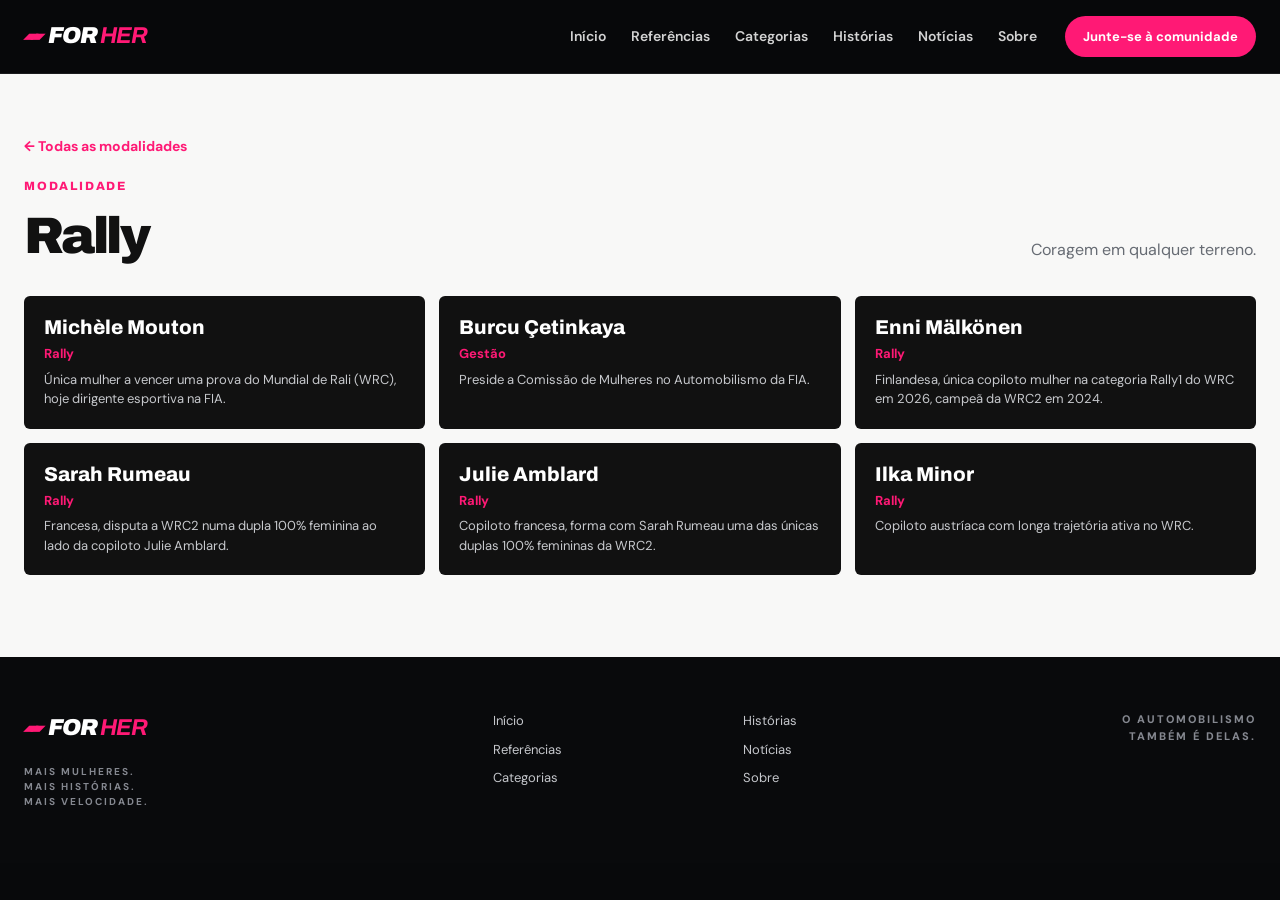
<file: grid-delas-site/rally.html>
<!DOCTYPE html>
<html lang="pt-BR">
<head>
  <meta charset="UTF-8" />
  <meta name="viewport" content="width=device-width, initial-scale=1.0" />
  <link rel="icon" type="image/svg+xml" href="favicon.svg" />
  <meta name="description" content="FOR HER — referências femininas em Rally." />
  <title>Rally | FOR HER</title>
  <link rel="preconnect" href="https://fonts.googleapis.com">
  <link rel="preconnect" href="https://fonts.gstatic.com" crossorigin>
  <link href="https://fonts.googleapis.com/css2?family=Archivo:wght@400;500;600;700;800;900&family=DM+Sans:wght@400;500;600;700&display=swap" rel="stylesheet">
  <link rel="stylesheet" href="styles.css" />
</head>
<body>
  <header class="site-header">
    <a class="brand" href="index.html" aria-label="FOR HER">
      <span class="brand-mark">▰▰</span>
      <span>FOR <strong>HER</strong></span>
    </a>
    <button class="menu-toggle" aria-label="Abrir menu" aria-expanded="false">☰</button>
    <nav class="main-nav" aria-label="Navegação principal">
      <a href="index.html">Início</a>
      <a href="index.html#referencias">Referências</a>
      <a href="index.html#categorias">Categorias</a>
      <a href="index.html#historias">Histórias</a>
      <a href="index.html#noticias">Notícias</a>
      <a href="index.html#sobre">Sobre</a>
    </nav>
    <a class="header-cta" href="index.html#comunidade">Junte-se à comunidade</a>
  </header>

  <main>
    <section class="section light" style="padding-top:60px">
      <div class="container">
        <a class="text-link" href="index.html#categorias" style="display:inline-block;margin-bottom:20px">← Todas as modalidades</a>
        <div class="section-heading split">
          <div>
            <p class="eyebrow pink">MODALIDADE</p>
            <h2>Rally</h2>
          </div>
          <p class="section-intro">Coragem em qualquer terreno.</p>
        </div>

        <div class="list-grid">
          <article class="list-card reveal">
            <h3>Michèle Mouton</h3>
            <p class="role">Rally</p>
            <p>Única mulher a vencer uma prova do Mundial de Rali (WRC), hoje dirigente esportiva na FIA.</p>
          </article>

          <article class="list-card reveal">
            <h3>Burcu Çetinkaya</h3>
            <p class="role">Gestão</p>
            <p>Preside a Comissão de Mulheres no Automobilismo da FIA.</p>
          </article>

          <article class="list-card reveal">
            <h3>Enni Mälkönen</h3>
            <p class="role">Rally</p>
            <p>Finlandesa, única copiloto mulher na categoria Rally1 do WRC em 2026, campeã da WRC2 em 2024.</p>
          </article>

          <article class="list-card reveal">
            <h3>Sarah Rumeau</h3>
            <p class="role">Rally</p>
            <p>Francesa, disputa a WRC2 numa dupla 100% feminina ao lado da copiloto Julie Amblard.</p>
          </article>

          <article class="list-card reveal">
            <h3>Julie Amblard</h3>
            <p class="role">Rally</p>
            <p>Copiloto francesa, forma com Sarah Rumeau uma das únicas duplas 100% femininas da WRC2.</p>
          </article>

          <article class="list-card reveal">
            <h3>Ilka Minor</h3>
            <p class="role">Rally</p>
            <p>Copiloto austríaca com longa trajetória ativa no WRC.</p>
          </article>
        </div>
      </div>
    </section>
  </main>

  <footer class="site-footer">
    <div class="container footer-grid">
      <div>
        <a class="brand footer-brand" href="index.html"><span class="brand-mark">▰▰</span><span>FOR <strong>HER</strong></span></a>
        <p>MAIS MULHERES.<br>MAIS HISTÓRIAS.<br>MAIS VELOCIDADE.</p>
      </div>
      <div class="footer-links"><a href="index.html">Início</a><a href="index.html#referencias">Referências</a><a href="index.html#categorias">Categorias</a></div>
      <div class="footer-links"><a href="index.html#historias">Histórias</a><a href="index.html#noticias">Notícias</a><a href="index.html#sobre">Sobre</a></div>
      <div class="footer-note">O AUTOMOBILISMO<br>TAMBÉM É DELAS.</div>
    </div>
  </footer>

  <script src="script.js"></script>
</body>
</html>
</file>
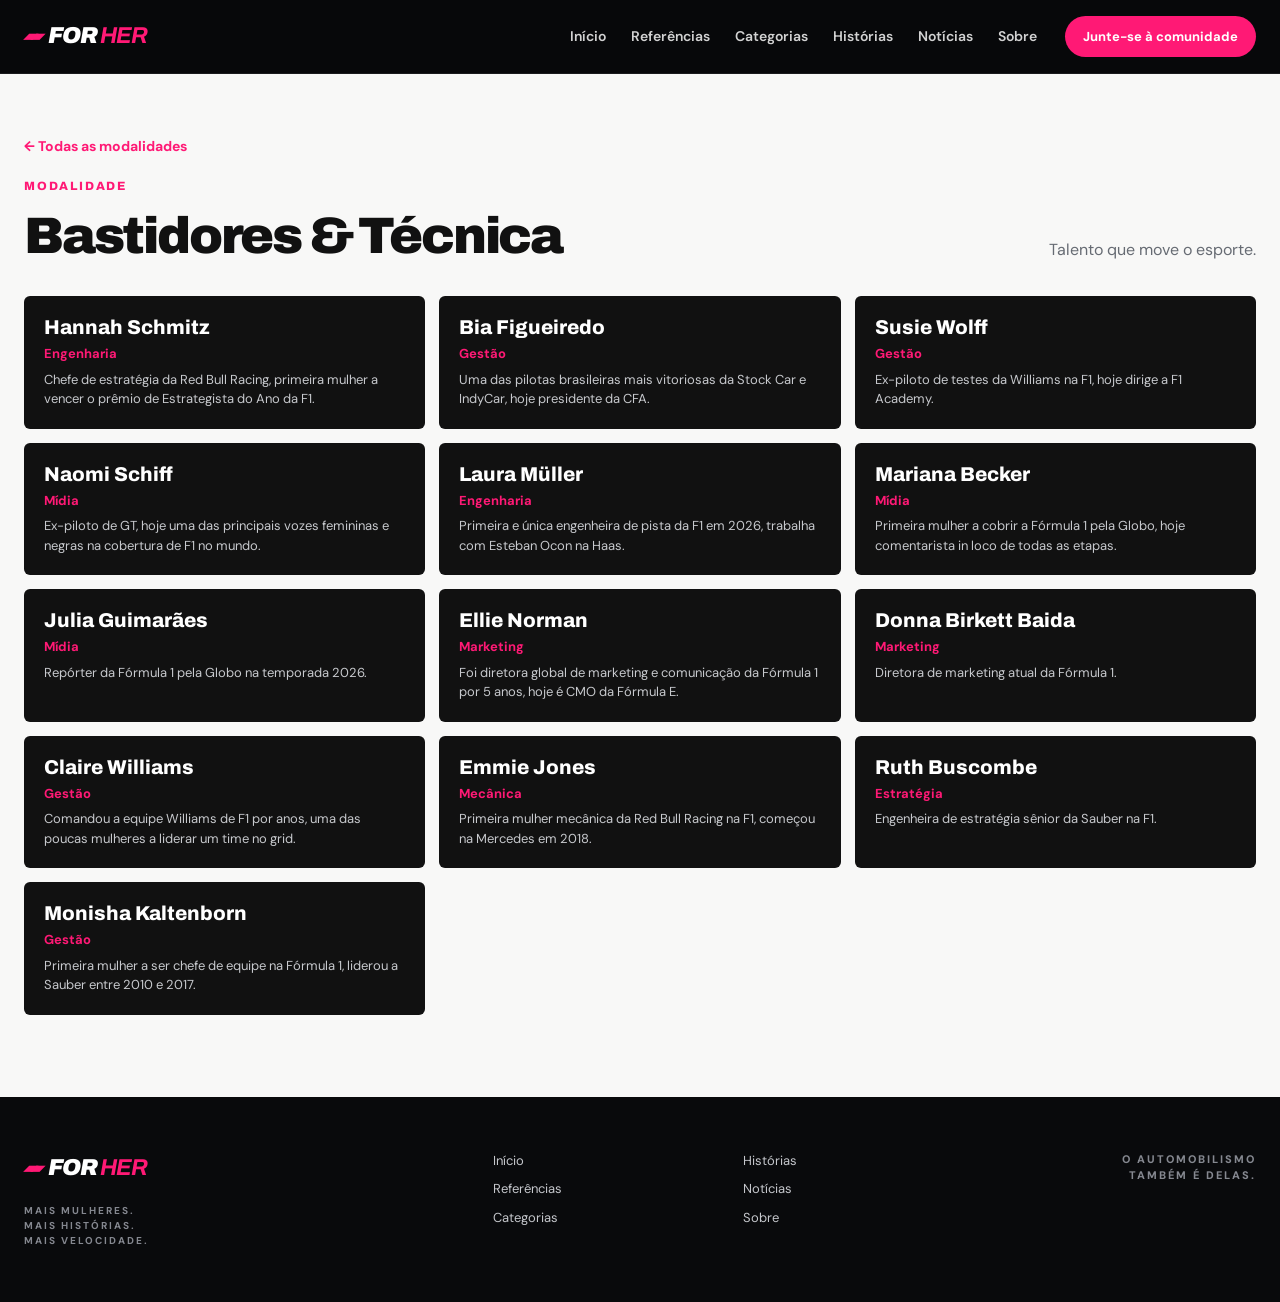
<file: grid-delas-site/tecnica.html>
<!DOCTYPE html>
<html lang="pt-BR">
<head>
  <meta charset="UTF-8" />
  <meta name="viewport" content="width=device-width, initial-scale=1.0" />
  <link rel="icon" type="image/svg+xml" href="favicon.svg" />
  <meta name="description" content="FOR HER — referências femininas em Bastidores & Técnica." />
  <title>Bastidores & Técnica | FOR HER</title>
  <link rel="preconnect" href="https://fonts.googleapis.com">
  <link rel="preconnect" href="https://fonts.gstatic.com" crossorigin>
  <link href="https://fonts.googleapis.com/css2?family=Archivo:wght@400;500;600;700;800;900&family=DM+Sans:wght@400;500;600;700&display=swap" rel="stylesheet">
  <link rel="stylesheet" href="styles.css" />
</head>
<body>
  <header class="site-header">
    <a class="brand" href="index.html" aria-label="FOR HER">
      <span class="brand-mark">▰▰</span>
      <span>FOR <strong>HER</strong></span>
    </a>
    <button class="menu-toggle" aria-label="Abrir menu" aria-expanded="false">☰</button>
    <nav class="main-nav" aria-label="Navegação principal">
      <a href="index.html">Início</a>
      <a href="index.html#referencias">Referências</a>
      <a href="index.html#categorias">Categorias</a>
      <a href="index.html#historias">Histórias</a>
      <a href="index.html#noticias">Notícias</a>
      <a href="index.html#sobre">Sobre</a>
    </nav>
    <a class="header-cta" href="index.html#comunidade">Junte-se à comunidade</a>
  </header>

  <main>
    <section class="section light" style="padding-top:60px">
      <div class="container">
        <a class="text-link" href="index.html#categorias" style="display:inline-block;margin-bottom:20px">← Todas as modalidades</a>
        <div class="section-heading split">
          <div>
            <p class="eyebrow pink">MODALIDADE</p>
            <h2>Bastidores & Técnica</h2>
          </div>
          <p class="section-intro">Talento que move o esporte.</p>
        </div>

        <div class="list-grid">
          <article class="list-card reveal">
            <h3>Hannah Schmitz</h3>
            <p class="role">Engenharia</p>
            <p>Chefe de estratégia da Red Bull Racing, primeira mulher a vencer o prêmio de Estrategista do Ano da F1.</p>
          </article>

          <article class="list-card reveal">
            <h3>Bia Figueiredo</h3>
            <p class="role">Gestão</p>
            <p>Uma das pilotas brasileiras mais vitoriosas da Stock Car e IndyCar, hoje presidente da CFA.</p>
          </article>

          <article class="list-card reveal">
            <h3>Susie Wolff</h3>
            <p class="role">Gestão</p>
            <p>Ex-piloto de testes da Williams na F1, hoje dirige a F1 Academy.</p>
          </article>

          <article class="list-card reveal">
            <h3>Naomi Schiff</h3>
            <p class="role">Mídia</p>
            <p>Ex-piloto de GT, hoje uma das principais vozes femininas e negras na cobertura de F1 no mundo.</p>
          </article>

          <article class="list-card reveal">
            <h3>Laura Müller</h3>
            <p class="role">Engenharia</p>
            <p>Primeira e única engenheira de pista da F1 em 2026, trabalha com Esteban Ocon na Haas.</p>
          </article>

          <article class="list-card reveal">
            <h3>Mariana Becker</h3>
            <p class="role">Mídia</p>
            <p>Primeira mulher a cobrir a Fórmula 1 pela Globo, hoje comentarista in loco de todas as etapas.</p>
          </article>

          <article class="list-card reveal">
            <h3>Julia Guimarães</h3>
            <p class="role">Mídia</p>
            <p>Repórter da Fórmula 1 pela Globo na temporada 2026.</p>
          </article>

          <article class="list-card reveal">
            <h3>Ellie Norman</h3>
            <p class="role">Marketing</p>
            <p>Foi diretora global de marketing e comunicação da Fórmula 1 por 5 anos, hoje é CMO da Fórmula E.</p>
          </article>

          <article class="list-card reveal">
            <h3>Donna Birkett Baida</h3>
            <p class="role">Marketing</p>
            <p>Diretora de marketing atual da Fórmula 1.</p>
          </article>

          <article class="list-card reveal">
            <h3>Claire Williams</h3>
            <p class="role">Gestão</p>
            <p>Comandou a equipe Williams de F1 por anos, uma das poucas mulheres a liderar um time no grid.</p>
          </article>

          <article class="list-card reveal">
            <h3>Emmie Jones</h3>
            <p class="role">Mecânica</p>
            <p>Primeira mulher mecânica da Red Bull Racing na F1, começou na Mercedes em 2018.</p>
          </article>

          <article class="list-card reveal">
            <h3>Ruth Buscombe</h3>
            <p class="role">Estratégia</p>
            <p>Engenheira de estratégia sênior da Sauber na F1.</p>
          </article>

          <article class="list-card reveal">
            <h3>Monisha Kaltenborn</h3>
            <p class="role">Gestão</p>
            <p>Primeira mulher a ser chefe de equipe na Fórmula 1, liderou a Sauber entre 2010 e 2017.</p>
          </article>
        </div>
      </div>
    </section>
  </main>

  <footer class="site-footer">
    <div class="container footer-grid">
      <div>
        <a class="brand footer-brand" href="index.html"><span class="brand-mark">▰▰</span><span>FOR <strong>HER</strong></span></a>
        <p>MAIS MULHERES.<br>MAIS HISTÓRIAS.<br>MAIS VELOCIDADE.</p>
      </div>
      <div class="footer-links"><a href="index.html">Início</a><a href="index.html#referencias">Referências</a><a href="index.html#categorias">Categorias</a></div>
      <div class="footer-links"><a href="index.html#historias">Histórias</a><a href="index.html#noticias">Notícias</a><a href="index.html#sobre">Sobre</a></div>
      <div class="footer-note">O AUTOMOBILISMO<br>TAMBÉM É DELAS.</div>
    </div>
  </footer>

  <script src="script.js"></script>
</body>
</html>
</file>
<file: grid-delas-site/styles.css>
:root{
  --pink:#ff1975;
  --pink-2:#ff4d96;
  --black:#08090b;
  --black-2:#111318;
  --white:#ffffff;
  --off:#f4f4f3;
  --gray:#9ea1a9;
  --line:#dedfe3;
  --max:1240px;
}
*{box-sizing:border-box;margin:0;padding:0}
html{scroll-behavior:smooth}
body{font-family:"DM Sans",sans-serif;background:var(--black);color:#111;line-height:1.5}
a{text-decoration:none;color:inherit}
button,input{font:inherit}
.container{width:min(calc(100% - 48px),var(--max));margin:auto}
.sr-only{position:absolute;width:1px;height:1px;padding:0;margin:-1px;overflow:hidden;clip:rect(0,0,0,0);white-space:nowrap;border:0}

.site-header{height:74px;background:rgba(8,9,11,.96);display:flex;align-items:center;gap:28px;padding:0 max(24px,calc((100vw - var(--max))/2));position:sticky;top:0;z-index:50;border-bottom:1px solid rgba(255,255,255,.08)}
.brand{display:flex;align-items:center;gap:10px;color:#fff;font-family:"Archivo",sans-serif;font-size:23px;font-weight:900;font-style:italic;letter-spacing:-1px;white-space:nowrap}
.brand strong{color:var(--pink)}
.brand-mark{color:var(--pink);font-size:15px;letter-spacing:-5px;transform:skew(-12deg);display:inline-block}
.main-nav{display:flex;gap:25px;margin-left:auto}
.main-nav a{color:#fff;font-size:14px;font-weight:600;opacity:.82;transition:.2s}
.main-nav a:hover{opacity:1;color:var(--pink)}
.header-cta{background:var(--pink);color:white;padding:11px 18px;border-radius:999px;font-size:13px;font-weight:700}
.menu-toggle{display:none;background:none;border:0;color:white;font-size:26px}

.hero{min-height:690px;position:relative;overflow:hidden;background:linear-gradient(90deg,#08090b 0 47%,#17181d 47% 100%)}
.hero-media{position:absolute;inset:0 0 0 36%;border-left:1px solid rgba(255,255,255,.06)}
.placeholder-photo{background-image:linear-gradient(135deg,rgba(255,25,117,.18),rgba(255,255,255,.02)),linear-gradient(120deg,#23252b,#0f1013);position:relative;overflow:hidden}
.placeholder-photo:before{content:"";position:absolute;inset:-30%;background:repeating-linear-gradient(120deg,transparent 0 46px,rgba(255,255,255,.02) 47px 48px);transform:rotate(7deg)}
.photo-label{position:absolute;right:8%;top:50%;transform:translateY(-50%);color:#fff;text-align:right;max-width:260px;z-index:2}
.photo-label span,.photo-label small{display:block;color:#b9bbc2}.photo-label strong{font:800 34px/1.05 "Archivo",sans-serif;display:block;margin:7px 0 10px}.photo-label small{font-size:12px}
.hero-overlay{position:absolute;inset:0;background:linear-gradient(90deg,rgba(8,9,11,.98) 0%,rgba(8,9,11,.93) 32%,rgba(8,9,11,.52) 60%,rgba(8,9,11,.08) 100%);z-index:1}
.hero-content{position:relative;z-index:3;min-height:620px;display:flex;align-items:center;justify-content:space-between;gap:50px}
.hero-copy{width:min(650px,60%);padding-top:30px;color:white}
.eyebrow{font-family:"Archivo",sans-serif;font-weight:800;font-size:12px;letter-spacing:1.8px;color:var(--pink);margin-bottom:15px}
.hero h1{font-family:"Archivo",sans-serif;font-weight:900;font-size:clamp(48px,5.6vw,78px);line-height:.98;letter-spacing:-4px;max-width:760px}.hero h1 span{color:var(--pink)}
.hero-text{font-size:18px;max-width:590px;color:#d3d5d9;margin:24px 0 30px}
.hero-actions{display:flex;gap:12px;flex-wrap:wrap}
.btn{display:inline-flex;align-items:center;justify-content:center;gap:12px;padding:14px 20px;border-radius:4px;font-weight:700;font-size:14px;border:1px solid transparent;transition:.2s}.btn-primary{background:var(--pink);color:white}.btn-primary:hover{transform:translateY(-2px);background:var(--pink-2)}.btn-secondary{border-color:rgba(255,255,255,.65);color:white;background:rgba(8,9,11,.24)}
.hero-note{align-self:flex-end;margin-bottom:120px;color:#fff;text-align:right;transform:rotate(-7deg);font-family:"Archivo",sans-serif;font-style:italic;font-weight:800;line-height:1;position:relative}.hero-note span,.hero-note strong{display:block}.hero-note strong{color:var(--pink);font-size:25px;margin-top:5px}.hero-note:after{content:"";display:block;width:120px;height:4px;background:var(--pink);margin:10px 0 0 auto}
.hero-bottom{height:70px;position:relative;z-index:3;border-top:1px solid rgba(255,255,255,.08);display:flex;align-items:center;gap:30px;color:#8f9299;font-size:10px;letter-spacing:2px;font-weight:700}

.section{padding:82px 0}.light{background:#f8f8f7}.section-heading{margin-bottom:34px}.split{display:flex;align-items:end;justify-content:space-between;gap:30px}.section-heading h2,.community-section h2,.manifesto-content h2,.stats-title h2{font-family:"Archivo",sans-serif;font-weight:900;letter-spacing:-2.2px;font-size:clamp(34px,4vw,56px);line-height:1.02}.pink{color:var(--pink)}.text-link{color:var(--pink);font-weight:700;font-size:14px}.section-intro{max-width:470px;color:#666b73}

.reference-grid{display:grid;grid-template-columns:repeat(4,1fr);gap:14px}.profile-card{min-height:410px;border-radius:6px;overflow:hidden;position:relative;background:#111;color:#fff}.profile-photo{position:absolute;inset:0}.profile-photo span,.cat-photo span,.news-photo span{position:absolute;inset:auto 15px 15px auto;color:rgba(255,255,255,.42);font-size:11px}.profile-gradient{position:absolute;inset:0;background:linear-gradient(180deg,transparent 25%,rgba(0,0,0,.12) 40%,rgba(0,0,0,.94) 90%)}.profile-content{position:absolute;inset:auto 18px 18px;z-index:2}.profile-content h3{font:800 24px/1 "Archivo",sans-serif}.role{color:var(--pink);font-weight:700;margin:6px 0}.profile-content p:not(.role){color:#d0d1d4;font-size:13px;max-width:88%}.circle-link{position:absolute;right:0;bottom:0;width:36px;height:36px;border-radius:50%;border:1px solid rgba(255,255,255,.4);background:transparent;color:#fff}

/* Category pages only (kart.html etc.) — plain name + text cards, no photo. */
.list-grid{display:grid;grid-template-columns:repeat(3,1fr);gap:14px}.list-card{background:#111;color:#fff;border-radius:6px;padding:20px}.list-card h3{font:800 20px/1.1 "Archivo",sans-serif}.list-card .role{color:var(--pink);font-weight:700;margin:6px 0;font-size:13px}.list-card p:not(.role){color:#c7c9cd;font-size:13px;line-height:1.5}
@media (max-width:1000px){.list-grid{grid-template-columns:repeat(2,1fr)}}
@media (max-width:640px){.list-grid{grid-template-columns:1fr}}

.categories{background:#fff}.category-grid{display:grid;grid-template-columns:repeat(5,1fr);gap:12px}.category-card{background:#111;color:white;border-radius:5px;overflow:hidden;border:0;text-align:left;cursor:pointer;padding:0;display:flex;flex-direction:column;transition:.2s}.category-card .cat-photo{height:170px;background-size:cover;background-position:center;transition:.2s}.category-card:hover .cat-photo{filter:brightness(.8)}.category-card .cat-body{padding:16px}.category-card h3{font:800 22px "Archivo",sans-serif}.category-card p{font-size:12px;color:#bbbfc6;margin-top:3px}.category-card:hover{background:var(--pink)}.category-card:hover p{color:rgba(255,255,255,.85)}.category-card .cat-count{display:block;font-size:11px;font-weight:700;letter-spacing:.5px;margin-top:10px;opacity:.75}

.stats-section{position:relative;background:#0c0d10;color:#fff;overflow:hidden}.stats-photo{position:absolute;inset:0;opacity:.38}.stats-wrap{min-height:330px;position:relative;z-index:2;display:grid;grid-template-columns:1fr 1.35fr;gap:50px;align-items:center}.stats-grid{display:grid;grid-template-columns:repeat(4,1fr);border-left:1px solid rgba(255,255,255,.12)}.stats-grid div{padding:26px 20px;border-right:1px solid rgba(255,255,255,.12)}.stats-grid strong{display:block;color:var(--pink);font:800 24px "Archivo",sans-serif}.stats-grid span{display:block;color:#c4c6cb;font-size:12px;margin-top:7px}

.timeline{display:grid;grid-template-columns:repeat(5,1fr);border-top:1px solid #d5d6da;margin-top:65px}.timeline-item{padding:28px 20px 0 0;position:relative}.dot{width:9px;height:9px;background:var(--pink);border-radius:50%;position:absolute;top:-5px;left:0;box-shadow:0 0 0 4px #fff}.timeline-item strong{font:800 17px "Archivo",sans-serif}.timeline-item p{font-size:13px;color:#6c7078;margin-top:8px}

.manifesto-section{min-height:390px;position:relative;color:#fff;display:flex;align-items:center;overflow:hidden}.manifesto-photo{position:absolute;inset:0}.manifesto-overlay{position:absolute;inset:0;background:linear-gradient(90deg,rgba(6,7,9,.98),rgba(6,7,9,.72) 50%,rgba(6,7,9,.18))}.manifesto-content{position:relative;z-index:2}.manifesto-content p:not(.eyebrow){max-width:590px;color:#d4d6da;margin:18px 0 25px}.light-btn{background:rgba(0,0,0,.24)}

.news-grid{display:grid;grid-template-columns:repeat(3,1fr);gap:18px}.news-photo{height:215px;border-radius:6px;margin-bottom:14px}.tag{display:inline-block;background:var(--pink);color:#fff;font-size:10px;font-weight:800;padding:4px 7px;margin-bottom:9px}.news-card h3{font:800 21px/1.1 "Archivo",sans-serif}.news-card p{color:#74777d;font-size:14px;margin-top:9px}

.community-section{background:#efefee;padding:62px 0}.community-grid{display:grid;grid-template-columns:1fr 1fr;align-items:center;gap:50px}.community-grid>div>p:last-child{color:#62666e;margin-top:14px}.newsletter{display:grid;grid-template-columns:1fr 52px;gap:8px}.newsletter input{height:52px;border:1px solid #d0d2d6;border-radius:4px;padding:0 15px;background:white}.newsletter button{border:0;background:var(--pink);color:white;border-radius:4px;font-size:24px}.newsletter small{grid-column:1/-1;color:#777c84}

.about-strip{background:#fff;border-top:1px solid #e4e4e4;padding:36px 0}.about-grid{display:grid;grid-template-columns:260px 1fr;gap:50px}.about-grid strong{font:900 24px "Archivo",sans-serif}.about-grid p{color:#666b73}

.site-footer{background:#090a0c;color:#fff;padding:54px 0}.footer-grid{display:grid;grid-template-columns:2fr 1fr 1fr 1.2fr;gap:30px}.footer-brand{margin-bottom:18px}.footer-grid>div:first-child p{font-size:10px;letter-spacing:2px;color:#858890;font-weight:700}.footer-links{display:flex;flex-direction:column;gap:9px;font-size:13px;color:#c5c7cc}.footer-note{text-align:right;color:#858890;font-size:11px;letter-spacing:2px;font-weight:800}

.reveal{opacity:0;transform:translateY(18px);transition:opacity .55s ease,transform .55s ease}.reveal.visible{opacity:1;transform:none}

@media (max-width:1000px){
  .main-nav,.header-cta{display:none}.menu-toggle{display:block;margin-left:auto}.main-nav.open{display:flex;position:absolute;top:74px;left:0;right:0;background:#0b0c0f;flex-direction:column;padding:20px 24px;border-top:1px solid rgba(255,255,255,.08)}
  .hero-media{left:0;opacity:.55}.hero-overlay{background:linear-gradient(90deg,rgba(8,9,11,.98),rgba(8,9,11,.78))}.hero-copy{width:78%}.hero-note{display:none}
  .reference-grid{grid-template-columns:repeat(2,1fr)}.category-grid{grid-template-columns:repeat(2,1fr)}.category-card:last-child{grid-column:span 2}.stats-wrap{grid-template-columns:1fr;padding:55px 0}.stats-grid{border-left:0}.timeline{grid-template-columns:1fr;border-top:0}.timeline-item{border-left:1px solid #ddd;padding:0 0 30px 25px}.dot{left:-5px;top:3px}.news-grid{grid-template-columns:1fr 1fr}.news-card:last-child{grid-column:span 2}.community-grid{grid-template-columns:1fr}.footer-grid{grid-template-columns:2fr 1fr 1fr}.footer-note{display:none}
}
@media (max-width:640px){
  .container{width:min(calc(100% - 30px),var(--max))}.site-header{height:66px;padding:0 15px}.main-nav.open{top:66px}.brand{font-size:20px}.hero{min-height:720px}.hero-content{min-height:650px;align-items:flex-end;padding-bottom:70px}.hero-copy{width:100%}.hero h1{font-size:47px;letter-spacing:-2.5px}.hero-text{font-size:16px}.hero-bottom{gap:12px;overflow:hidden;white-space:nowrap}.split{align-items:flex-start;flex-direction:column}.reference-grid,.category-grid,.news-grid{grid-template-columns:1fr}.category-card:last-child,.news-card:last-child{grid-column:auto}.stats-grid{grid-template-columns:1fr 1fr}.stats-grid div{border:1px solid rgba(255,255,255,.1)}.about-grid{grid-template-columns:1fr}.footer-grid{grid-template-columns:1fr 1fr}.footer-grid>div:first-child{grid-column:1/-1}
}
</file>
